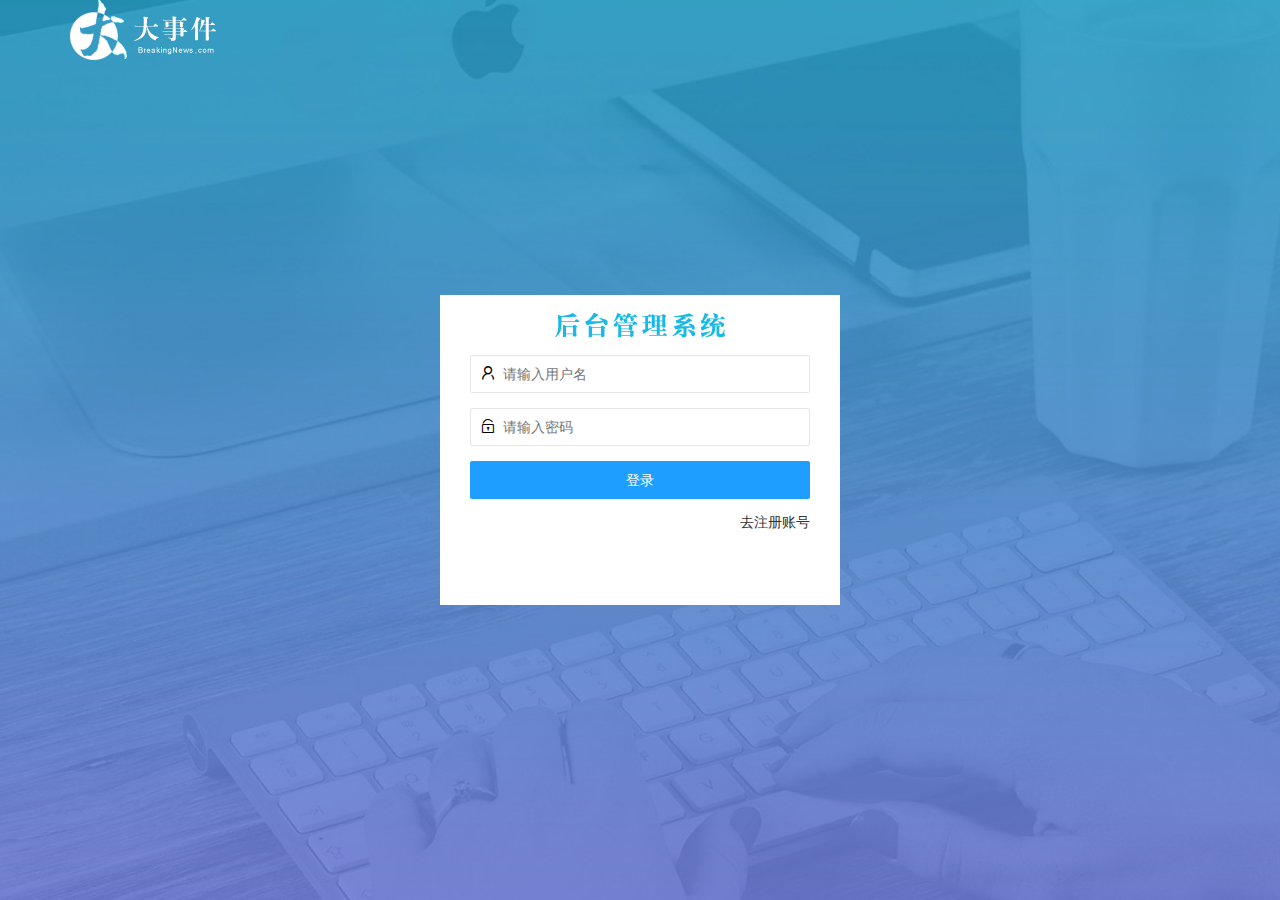
<file: login.html>
<!DOCTYPE html>
<html lang="en">
<head>
    <meta charset="UTF-8">
    <meta http-equiv="X-UA-Compatible" content="IE=edge">
    <meta name="viewport" content="width=device-width, initial-scale=1.0">
    <title>大事件-登录注册</title>
    <!-- layui的样式表  -->
    <link rel="stylesheet" href="./assets/lib/layui/css/layui.css">
    <!-- 自己的样式表 -->
    <link rel="stylesheet" href="./assets/css/login.css">
</head>
<body>
    <!-- 头部logo区 -->
    <div class="layui-main">
        <img src="./assets/images/logo.png" alt="" />
    </div>

    <!-- 登录注册区 -->
    <div class="loginAndRegBox">
        <div class="titleBox"></div>
        <!-- 登录的div -->
        <div class="login-Box">
            <!-- 登录的表单 -->
            <form class="layui-form" id="form_login">
                <!-- 用户名 -->
                <div class="layui-form-item">
                    <i class="layui-icon layui-icon-username"></i> 
                    <input type="text" name="username" required  lay-verify="required" placeholder="请输入用户名" autocomplete="off" class="layui-input ">
                </div>
                <!-- 密码 -->
                <div class="layui-form-item">
                    <i class="layui-icon layui-icon-password"></i> 
                      <input type="password" name="password" required  lay-verify="required|pwd" placeholder="请输入密码" autocomplete="off" class="layui-input">
                  </div>
                  <!-- 登录按钮 -->
                  <div class="layui-form-item">
                    <button class="layui-btn layui-btn-fluid layui-btn-normal" lay-submit >登录</button>
                  </div>
                  <div class="layui-form-item links">
                      <a href="javascript:;" id="link_reg">去注册账号</a>
                    </div>
            </form>
        </div>
        <!-- 注册的div -->
        <div class="reg-Box">
            <!-- 注册的表单 -->
            <form class="layui-form" id="form_reg">
                <!-- 用户名 -->
                <div class="layui-form-item">
                    <i class="layui-icon layui-icon-username"></i> 
                    <input type="text" name="username" required  lay-verify="required" placeholder="请输入用户名" autocomplete="off" class="layui-input">
                </div>
                <!-- 密码 -->
                <div class="layui-form-item">
                    <i class="layui-icon layui-icon-password"></i> 
                      <input type="password" name="password" required  lay-verify="required|pwd" placeholder="请输入密码" autocomplete="off" class="layui-input">
                  </div>
                <!-- 再次确认密码 -->
                <div class="layui-form-item">
                    <i class="layui-icon layui-icon-vercode"></i> 
                      <input type="password" name="password" required  lay-verify="required|pwd|repwd" placeholder="再次确认密码" autocomplete="off" class="layui-input">
                  </div>
                  <!-- 注册按钮 -->
                  <div class="layui-form-item">
                    <button class="layui-btn layui-btn-fluid layui-btn-normal" lay-submit >注册</button>
                  </div>
                  <div class="layui-form-item links">
                    <a href="javascript:;" id="link_login">去登录</a>
                    </div>
            </form>
        </div>
    </div>

    <!-- 导入layuiJS -->
    <script src="./assets/lib/layui/layui.all.js"></script>
    <!-- 导入jquery -->
    <script src="./assets/lib/jquery.js"></script>
    <!-- 导入自己封装的baseAPI -->
    <script src="./assets/js/baseAPI.js"></script>
    <!-- 导入自己的js -->
    <script src="./assets/js/login.js"></script>
</body>
</html>
</file>
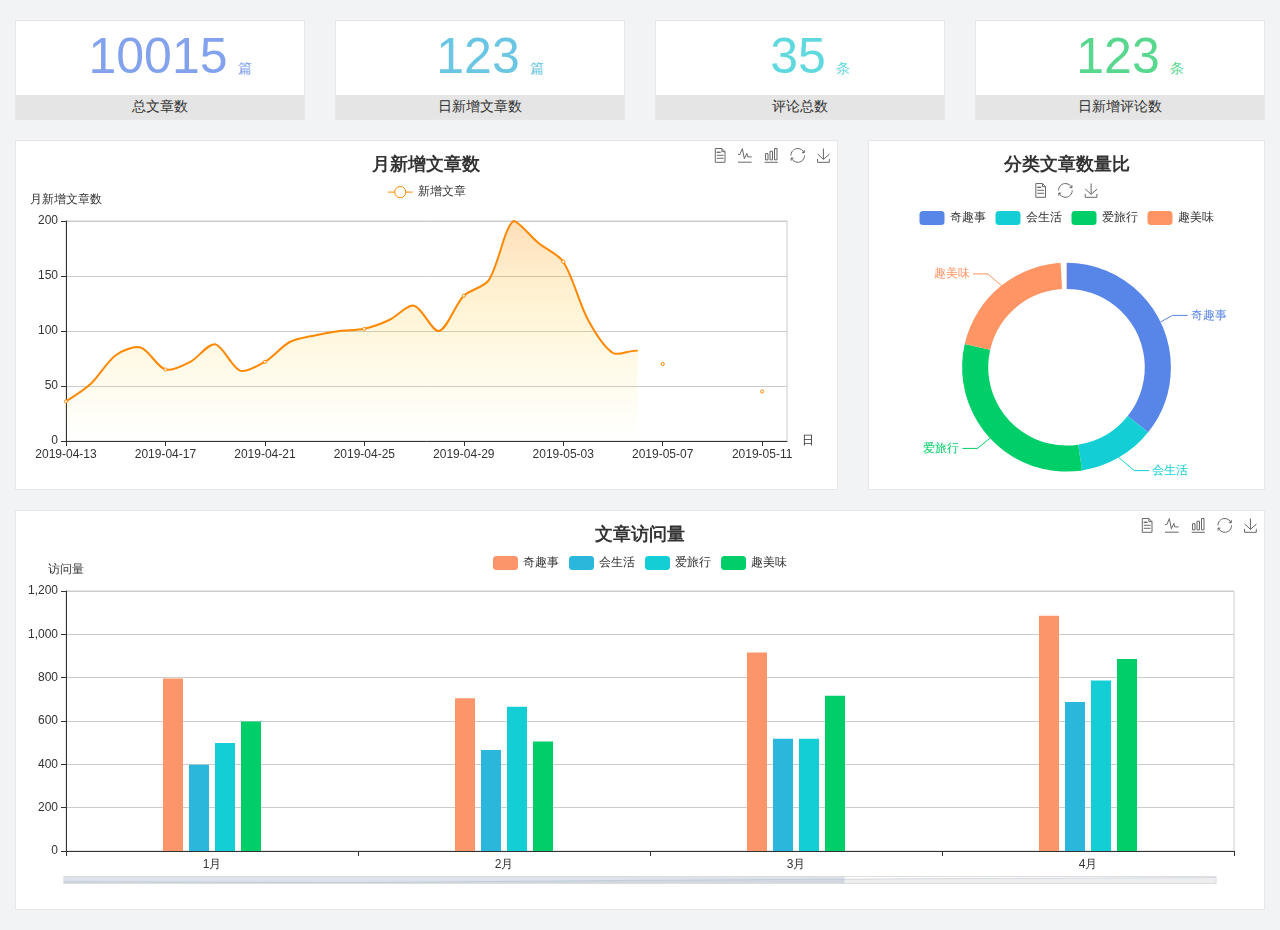
<file: home/dashboard.html>
<!DOCTYPE html>
<html lang="en">

<head>
  <meta charset="UTF-8">
  <meta name="viewport" content="width=device-width, initial-scale=1.0">
  <meta http-equiv="X-UA-Compatible" content="ie=edge">
  <title>图表统计</title>
  <link rel="stylesheet" href="../../assets/lib/bootstrap.css" />
  <link rel="stylesheet" href="../../assets/lib/main.css" />
  <script src="../../assets/lib/jquery.js"></script>
  <script type="text/javascript" src="../../assets/lib/echarts.min.js"></script>
</head>

<body>
  <div class="container-fluid">
    <div class="row spannel_list">
      <div class="col-sm-3 col-xs-6">
        <div class="spannel">
          <em>10015</em><span>篇</span>
          <b>总文章数</b>
        </div>
      </div>
      <div class="col-sm-3 col-xs-6">
        <div class="spannel scolor01">
          <em>123</em><span>篇</span>
          <b>日新增文章数</b>
        </div>
      </div>
      <div class="col-sm-3 col-xs-6">
        <div class="spannel scolor02">
          <em>35</em><span>条</span>
          <b>评论总数</b>
        </div>
      </div>
      <div class="col-sm-3 col-xs-6">
        <div class="spannel scolor03">
          <em>123</em><span>条</span>
          <b>日新增评论数</b>
        </div>
      </div>
    </div>
  </div>

  <div class="container-fluid">
    <div class="row curve-pie">
      <div class="col-lg-8 col-md-8">
        <div class="gragh_pannel" id="curve_show"></div>
      </div>
      <div class="col-lg-4 col-md-4">
        <div class="gragh_pannel" id="pie_show"></div>
      </div>
    </div>
  </div>

  <div class="container-fluid">
    <div class="column_pannel" id="column_show"></div>
  </div>

  <script>
    var oChart = echarts.init(document.getElementById('curve_show'));
    var aList_all = [
      { 'count': 36, 'date': '2019-04-13' },
      { 'count': 52, 'date': '2019-04-14' },
      { 'count': 78, 'date': '2019-04-15' },
      { 'count': 85, 'date': '2019-04-16' },
      { 'count': 65, 'date': '2019-04-17' },
      { 'count': 72, 'date': '2019-04-18' },
      { 'count': 88, 'date': '2019-04-19' },
      { 'count': 64, 'date': '2019-04-20' },
      { 'count': 72, 'date': '2019-04-21' },
      { 'count': 90, 'date': '2019-04-22' },
      { 'count': 96, 'date': '2019-04-23' },
      { 'count': 100, 'date': '2019-04-24' },
      { 'count': 102, 'date': '2019-04-25' },
      { 'count': 110, 'date': '2019-04-26' },
      { 'count': 123, 'date': '2019-04-27' },
      { 'count': 100, 'date': '2019-04-28' },
      { 'count': 132, 'date': '2019-04-29' },
      { 'count': 146, 'date': '2019-04-30' },
      { 'count': 200, 'date': '2019-05-01' },
      { 'count': 180, 'date': '2019-05-02' },
      { 'count': 163, 'date': '2019-05-03' },
      { 'count': 110, 'date': '2019-05-04' },
      { 'count': 80, 'date': '2019-05-05' },
      { 'count': 82, 'date': '2019-05-06' },
      { 'count': 70, 'date': '2019-05-07' },
      { 'count': 65, 'date': '2019-05-08' },
      { 'count': 54, 'date': '2019-05-09' },
      { 'count': 40, 'date': '2019-05-10' },
      { 'count': 45, 'date': '2019-05-11' },
      { 'count': 38, 'date': '2019-05-12' },
    ];

    let aCount = [];
    let aDate = [];

    for (var i = 0; i < aList_all.length; i++) {
      aCount.push(aList_all[i].count);
      aDate.push(aList_all[i].date);
    }

    var chartopt = {
      title: {
        text: '月新增文章数',
        left: 'center',
        top: '10'
      },
      tooltip: {
        trigger: 'axis'
      },
      legend: {
        data: ['新增文章'],
        top: '40'
      },
      toolbox: {
        show: true,
        feature: {
          mark: { show: true },
          dataView: { show: true, readOnly: false },
          magicType: { show: true, type: ['line', 'bar'] },
          restore: { show: true },
          saveAsImage: { show: true }
        }
      },
      calculable: true,
      xAxis: [
        {
          name: '日',
          type: 'category',
          boundaryGap: false,
          data: aDate
        }
      ],
      yAxis: [
        {
          name: '月新增文章数',
          type: 'value'
        }
      ],
      series: [
        {
          name: '新增文章',
          type: 'line',
          smooth: true,
          itemStyle: { normal: { areaStyle: { type: 'default' }, color: '#f80' }, lineStyle: { color: '#f80' } },
          data: aCount
        }],
      areaStyle: {
        normal: {
          color: new echarts.graphic.LinearGradient(0, 0, 0, 1, [{
            offset: 0,
            color: 'rgba(255,136,0,0.39)'
          }, {
            offset: .34,
            color: 'rgba(255,180,0,0.25)'
          }, {
            offset: 1,
            color: 'rgba(255,222,0,0.00)'
          }])

        }
      },
      grid: {
        show: true,
        x: 50,
        x2: 50,
        y: 80,
        height: 220
      }
    };

    oChart.setOption(chartopt);


    var oPie = echarts.init(document.getElementById('pie_show'));
    var oPieopt =
    {
      title: {
        top: 10,
        text: '分类文章数量比',
        x: 'center'
      },
      tooltip: {
        trigger: 'item',
        formatter: "{a} <br/>{b} : {c} ({d}%)"
      },
      color: ['#5885e8', '#13cfd5', '#00ce68', '#ff9565'],
      legend: {
        x: 'center',
        top: 65,
        data: ['奇趣事', '会生活', '爱旅行', '趣美味']
      },
      toolbox: {
        show: true,
        x: 'center',
        top: 35,
        feature: {
          mark: { show: true },
          dataView: { show: true, readOnly: false },
          magicType: {
            show: true,
            type: ['pie', 'funnel'],
            option: {
              funnel: {
                x: '25%',
                width: '50%',
                funnelAlign: 'left',
                max: 1548
              }
            }
          },
          restore: { show: true },
          saveAsImage: { show: true }
        }
      },
      calculable: true,
      series: [
        {
          name: '访问来源',
          type: 'pie',
          radius: ['45%', '60%'],
          center: ['50%', '65%'],
          data: [
            { value: 300, name: '奇趣事' },
            { value: 100, name: '会生活' },
            { value: 260, name: '爱旅行' },
            { value: 180, name: '趣美味' }
          ]
        }
      ]
    };
    oPie.setOption(oPieopt);



    var oColumn = this.echarts.init(document.getElementById('column_show'));
    var oColumnopt =
    {
      title: {
        text: '文章访问量',
        left: 'center',
        top: '10'
      },
      tooltip: {
        trigger: 'axis'
      },
      legend: {
        data: ['奇趣事', '会生活', '爱旅行', '趣美味'],
        top: '40'
      },
      toolbox: {
        show: true,
        feature: {
          mark: { show: true },
          dataView: { show: true, readOnly: false },
          magicType: { show: true, type: ['line', 'bar'] },
          restore: { show: true },
          saveAsImage: { show: true }
        }
      },
      calculable: true,
      xAxis: [
        {
          type: 'category',
          data: ['1月', '2月', '3月', '4月', '5月']
        }
      ],
      yAxis: [
        {
          name: '访问量',
          type: 'value'
        }
      ],
      series: [
        {
          name: '奇趣事',
          type: 'bar',
          barWidth: 20,
          itemStyle: {
            normal: { areaStyle: { type: 'default' }, color: '#fd956a' }
          },
          data: [800, 708, 920, 1090, 1200]
        },
        {
          name: '会生活',
          type: 'bar',
          barWidth: 20,
          itemStyle: {
            normal: { areaStyle: { type: 'default' }, color: '#2bb6db' }
          },
          data: [400, 468, 520, 690, 800]
        },
        {
          name: '爱旅行',
          type: 'bar',
          barWidth: 20,
          itemStyle: {
            normal: { areaStyle: { type: 'default' }, color: '#13cfd5' }
          },
          data: [500, 668, 520, 790, 900]
        },
        {
          name: '趣美味',
          type: 'bar',
          barWidth: 20,
          itemStyle: {
            normal: { areaStyle: { type: 'default' }, color: '#00ce68' }
          },
          data: [600, 508, 720, 890, 1000]
        }
      ],
      grid: {
        show: true,
        x: 50,
        x2: 30,
        y: 80,
        height: 260
      },
      dataZoom: [//给x轴设置滚动条
        {
          start: 0,//默认为0
          end: 100 - 1000 / 31,//默认为100
          type: 'slider',
          show: true,
          xAxisIndex: [0],
          handleSize: 0,//滑动条的 左右2个滑动条的大小
          height: 8,//组件高度
          left: 45, //左边的距离
          right: 50,//右边的距离
          bottom: 26,//右边的距离
          handleColor: '#ddd',//h滑动图标的颜色
          handleStyle: {
            borderColor: "#cacaca",
            borderWidth: "1",
            shadowBlur: 2,
            background: "#ddd",
            shadowColor: "#ddd",
          }
        }]
    };
    oColumn.setOption(oColumnopt);
  </script>
</body>

</html>
</file>
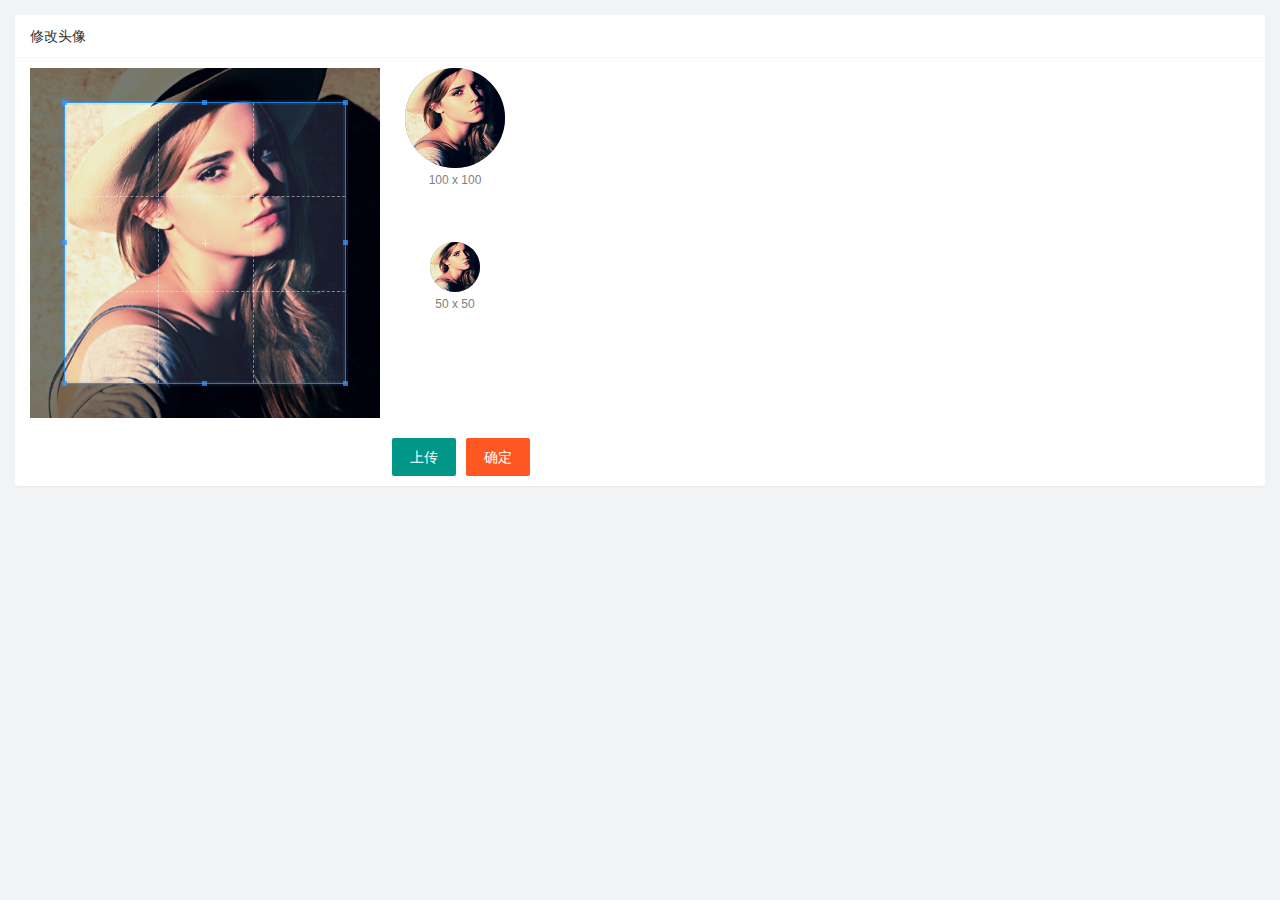
<file: user/user_avatar.html>
<!DOCTYPE html>
<html lang="en">

<head>
    <meta charset="UTF-8">
    <meta http-equiv="X-UA-Compatible" content="IE=edge">
    <meta name="viewport" content="width=device-width, initial-scale=1.0">
    <title>Document</title>
    <link rel="stylesheet" href="../assets/lib/layui/css/layui.css">
    <link rel="stylesheet" href="../assets/lib/cropper/cropper.css">
    <link rel="stylesheet" href="/assets/css/user/user_avatar.css">
</head>

<body>
    <div class="layui-card">
        <div class="layui-card-header">修改头像</div>
        <div class="layui-card-body">
          <!-- 第一行的图片裁剪和预览区域 -->
          <div class="row1">
            <!-- 图片裁剪区域 -->
            <div class="cropper-box">
              <!-- 这个 img 标签很重要，将来会把它初始化为裁剪区域 -->
              <img id="image" src="../assets/images/sample.jpg" />
              <!-- 这里有一个div是裁剪功能盒子，是js创建的 -->
            </div>
            <!-- 图片的预览区域 -->
            <div class="preview-box">
              <div>
                <!-- 宽高为 100px 的预览区域 -->
                <div class="img-preview w100"></div>
                <p class="size">100 x 100</p>
              </div>
              <div>
                <!-- 宽高为 50px 的预览区域 -->
                <div class="img-preview w50"></div>
                <p class="size">50 x 50</p>
              </div>
            </div>
          </div>
    
          <!-- 第二行的按钮区域 -->
          <div class="row2">
            <!-- 通过 accept 属性，可以指定，允许用户选择什么类型的文件 -->
            <input type="file" id="file" accept="image/png,image/jpeg" style="display: none;"/>
            <button type="button" class="layui-btn" id="btnChooseImage">上传</button>
            <button type="button" class="layui-btn layui-btn-danger" id="btnUpload">确定</button>
          </div>
        </div>
      </div>
      </div>

    <!-- 导入layui的js -->
    <script src="../assets/lib/layui/layui.all.js"></script>
    <!-- 导入jquery -->
    <script src="../assets/lib/jquery.js"></script>
    <script src="../assets/lib/cropper/Cropper.js"></script>
    <script src="../assets/lib/cropper/jquery-cropper.js"></script>
    <!-- 导入封装的baseAPI -->
    <script src="../assets/js/baseAPI.js"></script>
    <script src="../assets/js/user_avatar.js"></script>

      
</body>

</html>
</file>
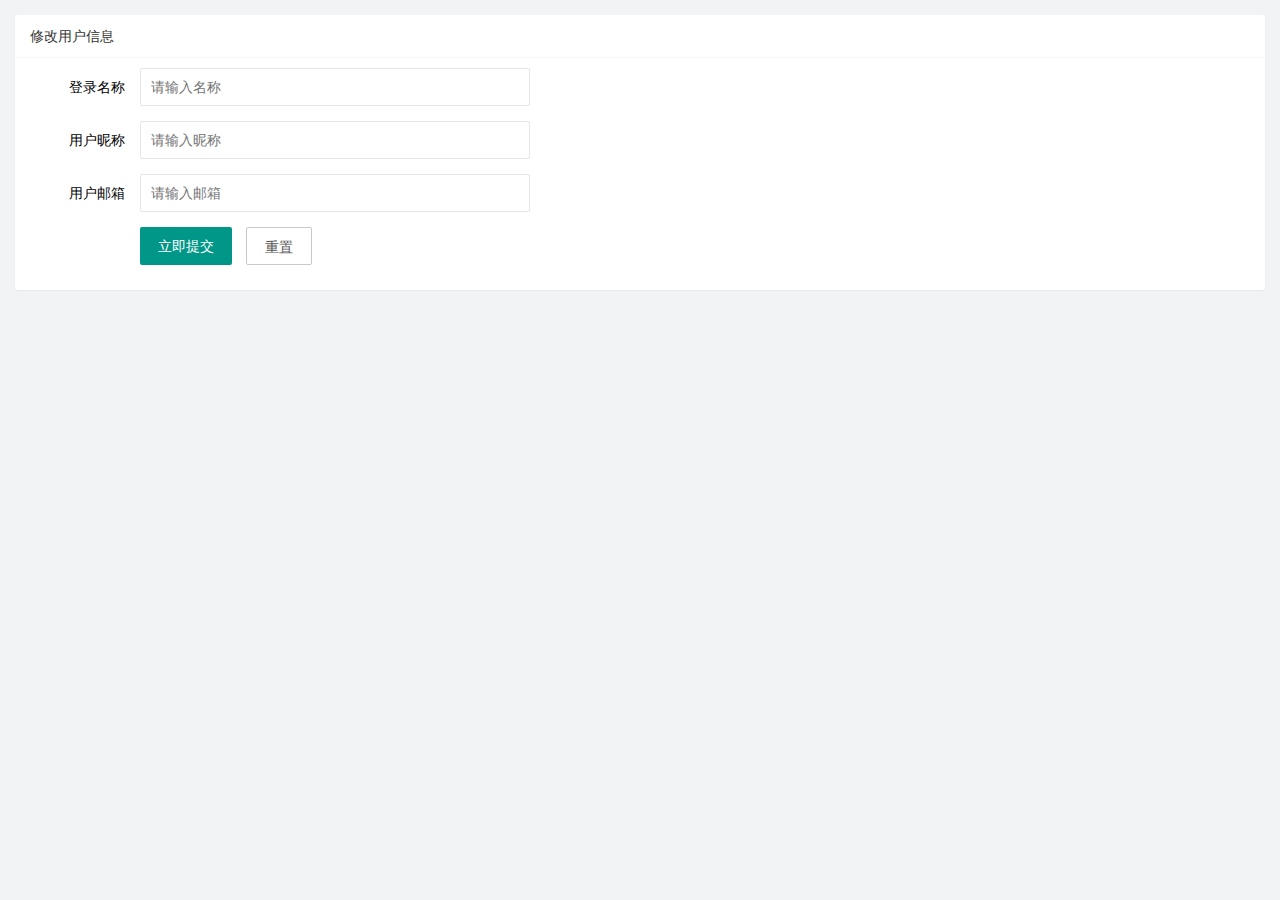
<file: user/user_info.html>
<!DOCTYPE html>
<html lang="en">

<head>
    <meta charset="UTF-8">
    <meta http-equiv="X-UA-Compatible" content="IE=edge">
    <meta name="viewport" content="width=device-width, initial-scale=1.0">
    <title>Document</title>
    <link rel="stylesheet" href="../assets/lib/layui/css/layui.css">
    <link rel="stylesheet" href="../assets/css/user/user_info.css">
</head>

<body>
    <!-- 卡片区域 -->
    <div class="layui-card">
        <div class="layui-card-header">修改用户信息</div>
        <div class="layui-card-body">
            <!-- form表单区 -->
            <form class="layui-form" lay-filter="formUserInfo">
                <!-- 这是隐藏域 -->
                <input type="hidden" name="id" value="" />
                <div class="layui-form-item">
                    <label class="layui-form-label">登录名称</label>
                    <div class="layui-input-block">
                        <input type="text" name="username" required lay-verify="required" placeholder="请输入名称"
                            autocomplete="off" class="layui-input" readonly>
                    </div>
                </div>
                <div class="layui-form-item">
                    <label class="layui-form-label">用户昵称</label>
                    <div class="layui-input-block">
                        <input type="text" name="nickname" required lay-verify="required|nickname" placeholder="请输入昵称"
                            autocomplete="off" class="layui-input">
                    </div>
                </div>
                <div class="layui-form-item">
                    <label class="layui-form-label">用户邮箱</label>
                    <div class="layui-input-block">
                        <input type="text" name="email" required lay-verify="required|email" placeholder="请输入邮箱"
                            autocomplete="off" class="layui-input">
                    </div>
                </div>
                <div class="layui-form-item">
                    <div class="layui-input-block">
                      <button class="layui-btn" lay-submit lay-filter="formDemo">立即提交</button>
                      <button type="reset" class="layui-btn layui-btn-primary" id="btnReset">重置</button>
                    </div>
                  </div>
            </form>
        </div>
    </div>
<script src="../assets/lib/layui/layui.all.js"></script>
<script src="../assets/lib/jquery.js"></script>
<script src="../assets/js/baseAPI.js"></script>
<script src="../assets/js/user/user_info.js"></script>
</body>

</html>
</file>
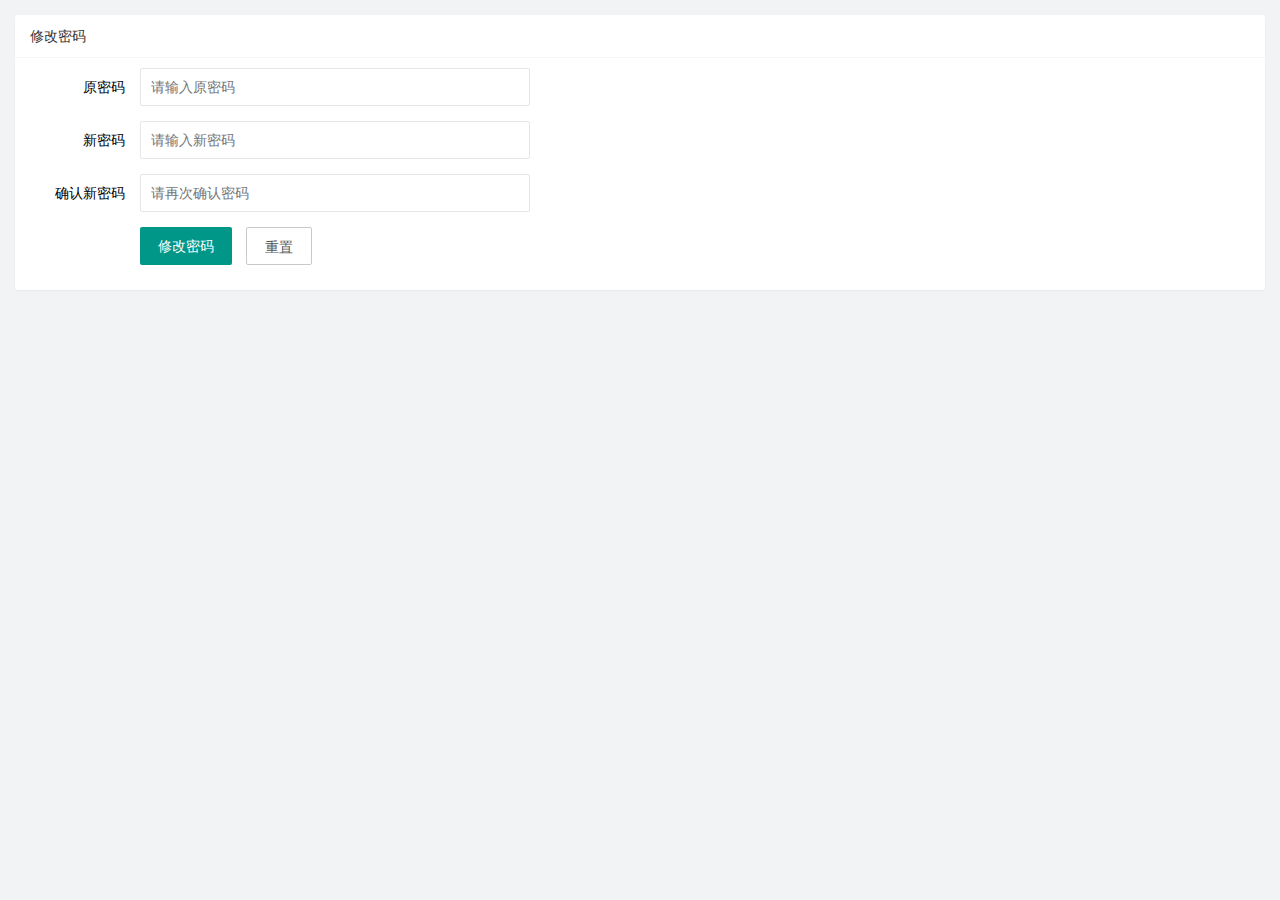
<file: user/user_pwd.html>
<!DOCTYPE html>
<html lang="en">

<head>
    <meta charset="UTF-8">
    <meta http-equiv="X-UA-Compatible" content="IE=edge">
    <meta name="viewport" content="width=device-width, initial-scale=1.0">
    <title>Document</title>
    <link rel="stylesheet" href="../assets/lib/layui/css/layui.css">
    <link rel="stylesheet" href="../assets/css/user/user_pwd.css">
</head>

<body>
   <!-- 卡片区域 -->
   <div class="layui-card">
    <div class="layui-card-header">修改密码</div>
    <div class="layui-card-body">
        <!-- form表单区 -->
        <form class="layui-form" lay-filter="formUserInfo">
            <!-- 这是隐藏域 -->
            <!-- <input type="hidden" name="id" value="" /> -->
            <div class="layui-form-item">
                <label class="layui-form-label">原密码</label>
                <div class="layui-input-block">
                    <input type="password" name="oldPwd" required lay-verify="required" placeholder="请输入原密码"
                        autocomplete="off" class="layui-input" >
                </div>
            </div>
            <div class="layui-form-item">
                <label class="layui-form-label">新密码</label>
                <div class="layui-input-block">
                    <input type="password" name="newPwd" required lay-verify="required|pwd|samePwd" placeholder="请输入新密码"
                        autocomplete="off" class="layui-input">
                </div>
            </div>
            <div class="layui-form-item">
                <label class="layui-form-label">确认新密码</label>
                <div class="layui-input-block">
                    <input type="password" name="rePwd" required lay-verify="required|pwd" placeholder="请再次确认密码"
                        autocomplete="off" class="layui-input">
                </div>
            </div>
            <div class="layui-form-item">
                <div class="layui-input-block">
                  <button class="layui-btn" lay-submit lay-filter="formDemo">修改密码</button>
                  <button type="reset" class="layui-btn layui-btn-primary" id="btnReset">重置</button>
                </div>
              </div>
        </form>
    </div>
</div>

<script src="/assets/lib/layui/layui.all.js"></script>
<script src="/assets/lib/jquery.js"></script>
<script src="/assets/js/baseAPI.js"></script>
<script src="/assets/js/user/user_pwd.js"></script>
</body>

</html>
</file>
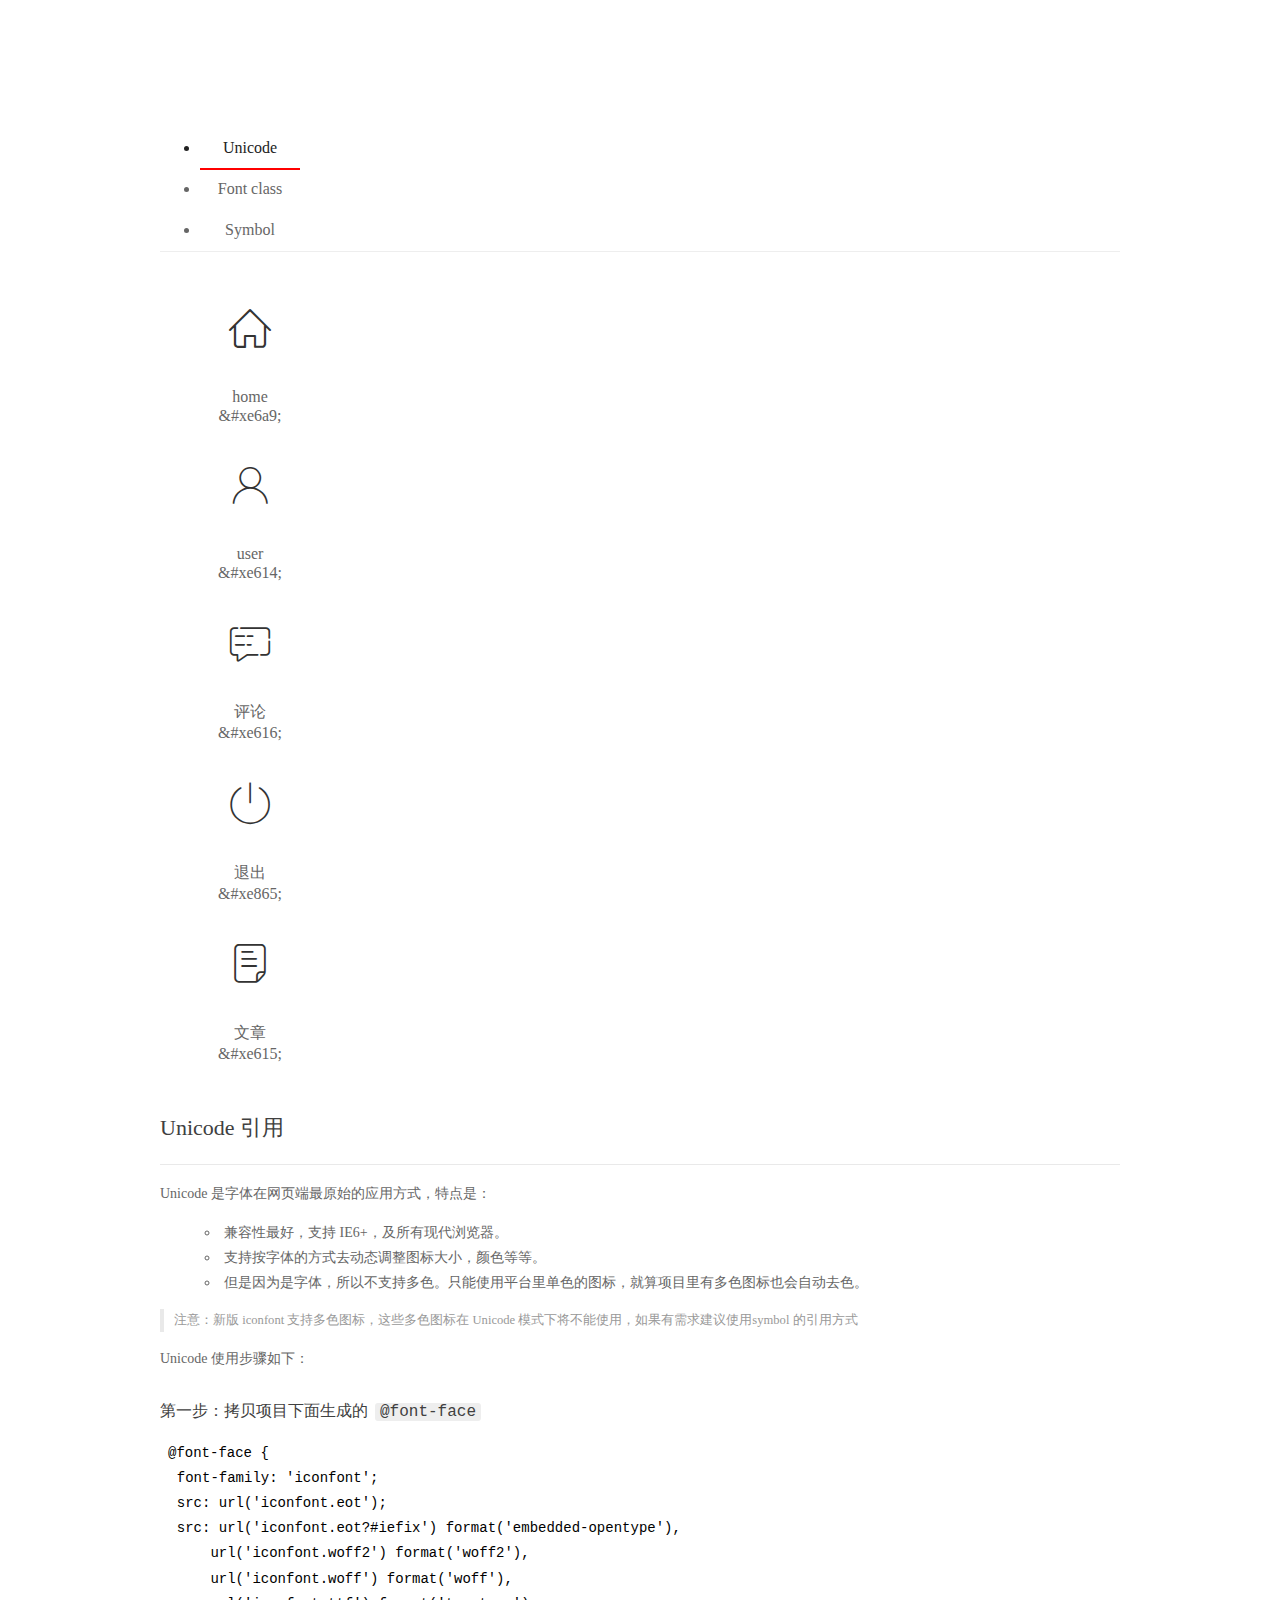
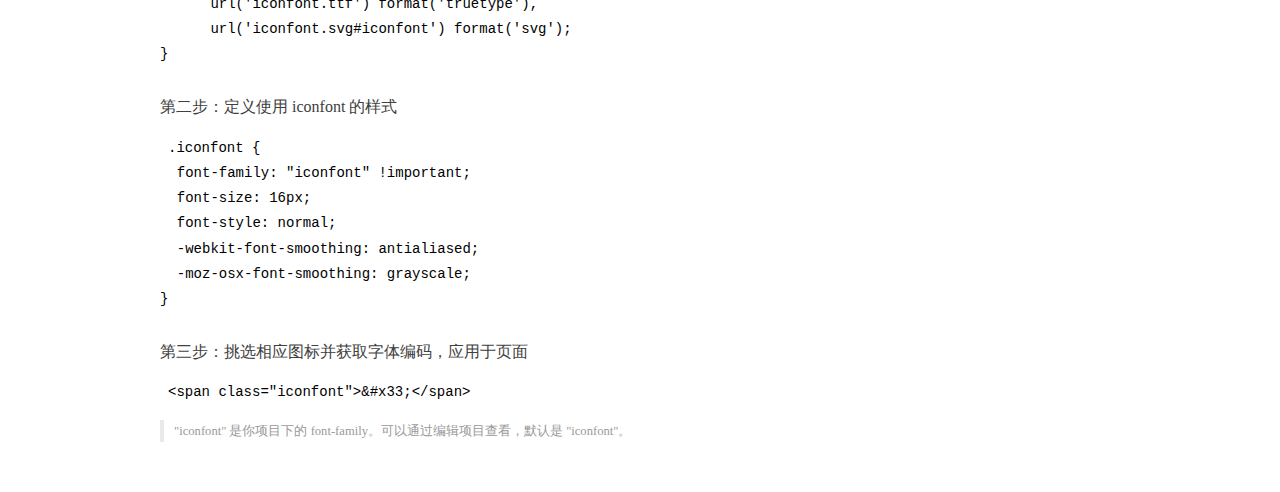
<file: assets/fonts/demo_index.html>
<!DOCTYPE html>
<html>
<head>
  <meta charset="utf-8"/>
  <title>IconFont Demo</title>
  <link rel="shortcut icon" href="https://gtms04.alicdn.com/tps/i4/TB1_oz6GVXXXXaFXpXXJDFnIXXX-64-64.ico" type="image/x-icon"/>
  <link rel="stylesheet" href="https://g.alicdn.com/thx/cube/1.3.2/cube.min.css">
  <link rel="stylesheet" href="demo.css">
  <link rel="stylesheet" href="iconfont.css">
  <script src="iconfont.js"></script>
  <!-- jQuery -->
  <script src="https://a1.alicdn.com/oss/uploads/2018/12/26/7bfddb60-08e8-11e9-9b04-53e73bb6408b.js"></script>
  <!-- 代码高亮 -->
  <script src="https://a1.alicdn.com/oss/uploads/2018/12/26/a3f714d0-08e6-11e9-8a15-ebf944d7534c.js"></script>
</head>
<body>
  <div class="main">
    <h1 class="logo"><a href="https://www.iconfont.cn/" title="iconfont 首页" target="_blank">&#xe86b;</a></h1>
    <div class="nav-tabs">
      <ul id="tabs" class="dib-box">
        <li class="dib active"><span>Unicode</span></li>
        <li class="dib"><span>Font class</span></li>
        <li class="dib"><span>Symbol</span></li>
      </ul>
      
    </div>
    <div class="tab-container">
      <div class="content unicode" style="display: block;">
          <ul class="icon_lists dib-box">
          
            <li class="dib">
              <span class="icon iconfont">&#xe6a9;</span>
                <div class="name">home</div>
                <div class="code-name">&amp;#xe6a9;</div>
              </li>
          
            <li class="dib">
              <span class="icon iconfont">&#xe614;</span>
                <div class="name">user</div>
                <div class="code-name">&amp;#xe614;</div>
              </li>
          
            <li class="dib">
              <span class="icon iconfont">&#xe616;</span>
                <div class="name">评论</div>
                <div class="code-name">&amp;#xe616;</div>
              </li>
          
            <li class="dib">
              <span class="icon iconfont">&#xe865;</span>
                <div class="name">退出</div>
                <div class="code-name">&amp;#xe865;</div>
              </li>
          
            <li class="dib">
              <span class="icon iconfont">&#xe615;</span>
                <div class="name">文章</div>
                <div class="code-name">&amp;#xe615;</div>
              </li>
          
          </ul>
          <div class="article markdown">
          <h2 id="unicode-">Unicode 引用</h2>
          <hr>

          <p>Unicode 是字体在网页端最原始的应用方式，特点是：</p>
          <ul>
            <li>兼容性最好，支持 IE6+，及所有现代浏览器。</li>
            <li>支持按字体的方式去动态调整图标大小，颜色等等。</li>
            <li>但是因为是字体，所以不支持多色。只能使用平台里单色的图标，就算项目里有多色图标也会自动去色。</li>
          </ul>
          <blockquote>
            <p>注意：新版 iconfont 支持多色图标，这些多色图标在 Unicode 模式下将不能使用，如果有需求建议使用symbol 的引用方式</p>
          </blockquote>
          <p>Unicode 使用步骤如下：</p>
          <h3 id="-font-face">第一步：拷贝项目下面生成的 <code>@font-face</code></h3>
<pre><code class="language-css"
>@font-face {
  font-family: 'iconfont';
  src: url('iconfont.eot');
  src: url('iconfont.eot?#iefix') format('embedded-opentype'),
      url('iconfont.woff2') format('woff2'),
      url('iconfont.woff') format('woff'),
      url('iconfont.ttf') format('truetype'),
      url('iconfont.svg#iconfont') format('svg');
}
</code></pre>
          <h3 id="-iconfont-">第二步：定义使用 iconfont 的样式</h3>
<pre><code class="language-css"
>.iconfont {
  font-family: "iconfont" !important;
  font-size: 16px;
  font-style: normal;
  -webkit-font-smoothing: antialiased;
  -moz-osx-font-smoothing: grayscale;
}
</code></pre>
          <h3 id="-">第三步：挑选相应图标并获取字体编码，应用于页面</h3>
<pre>
<code class="language-html"
>&lt;span class="iconfont"&gt;&amp;#x33;&lt;/span&gt;
</code></pre>
          <blockquote>
            <p>"iconfont" 是你项目下的 font-family。可以通过编辑项目查看，默认是 "iconfont"。</p>
          </blockquote>
          </div>
      </div>
      <div class="content font-class">
        <ul class="icon_lists dib-box">
          
          <li class="dib">
            <span class="icon iconfont icon-home"></span>
            <div class="name">
              home
            </div>
            <div class="code-name">.icon-home
            </div>
          </li>
          
          <li class="dib">
            <span class="icon iconfont icon-user"></span>
            <div class="name">
              user
            </div>
            <div class="code-name">.icon-user
            </div>
          </li>
          
          <li class="dib">
            <span class="icon iconfont icon-pinglun"></span>
            <div class="name">
              评论
            </div>
            <div class="code-name">.icon-pinglun
            </div>
          </li>
          
          <li class="dib">
            <span class="icon iconfont icon-tuichu"></span>
            <div class="name">
              退出
            </div>
            <div class="code-name">.icon-tuichu
            </div>
          </li>
          
          <li class="dib">
            <span class="icon iconfont icon-16"></span>
            <div class="name">
              文章
            </div>
            <div class="code-name">.icon-16
            </div>
          </li>
          
        </ul>
        <div class="article markdown">
        <h2 id="font-class-">font-class 引用</h2>
        <hr>

        <p>font-class 是 Unicode 使用方式的一种变种，主要是解决 Unicode 书写不直观，语意不明确的问题。</p>
        <p>与 Unicode 使用方式相比，具有如下特点：</p>
        <ul>
          <li>兼容性良好，支持 IE8+，及所有现代浏览器。</li>
          <li>相比于 Unicode 语意明确，书写更直观。可以很容易分辨这个 icon 是什么。</li>
          <li>因为使用 class 来定义图标，所以当要替换图标时，只需要修改 class 里面的 Unicode 引用。</li>
          <li>不过因为本质上还是使用的字体，所以多色图标还是不支持的。</li>
        </ul>
        <p>使用步骤如下：</p>
        <h3 id="-fontclass-">第一步：引入项目下面生成的 fontclass 代码：</h3>
<pre><code class="language-html">&lt;link rel="stylesheet" href="./iconfont.css"&gt;
</code></pre>
        <h3 id="-">第二步：挑选相应图标并获取类名，应用于页面：</h3>
<pre><code class="language-html">&lt;span class="iconfont icon-xxx"&gt;&lt;/span&gt;
</code></pre>
        <blockquote>
          <p>"
            iconfont" 是你项目下的 font-family。可以通过编辑项目查看，默认是 "iconfont"。</p>
        </blockquote>
      </div>
      </div>
      <div class="content symbol">
          <ul class="icon_lists dib-box">
          
            <li class="dib">
                <svg class="icon svg-icon" aria-hidden="true">
                  <use xlink:href="#icon-home"></use>
                </svg>
                <div class="name">home</div>
                <div class="code-name">#icon-home</div>
            </li>
          
            <li class="dib">
                <svg class="icon svg-icon" aria-hidden="true">
                  <use xlink:href="#icon-user"></use>
                </svg>
                <div class="name">user</div>
                <div class="code-name">#icon-user</div>
            </li>
          
            <li class="dib">
                <svg class="icon svg-icon" aria-hidden="true">
                  <use xlink:href="#icon-pinglun"></use>
                </svg>
                <div class="name">评论</div>
                <div class="code-name">#icon-pinglun</div>
            </li>
          
            <li class="dib">
                <svg class="icon svg-icon" aria-hidden="true">
                  <use xlink:href="#icon-tuichu"></use>
                </svg>
                <div class="name">退出</div>
                <div class="code-name">#icon-tuichu</div>
            </li>
          
            <li class="dib">
                <svg class="icon svg-icon" aria-hidden="true">
                  <use xlink:href="#icon-16"></use>
                </svg>
                <div class="name">文章</div>
                <div class="code-name">#icon-16</div>
            </li>
          
          </ul>
          <div class="article markdown">
          <h2 id="symbol-">Symbol 引用</h2>
          <hr>

          <p>这是一种全新的使用方式，应该说这才是未来的主流，也是平台目前推荐的用法。相关介绍可以参考这篇<a href="">文章</a>
            这种用法其实是做了一个 SVG 的集合，与另外两种相比具有如下特点：</p>
          <ul>
            <li>支持多色图标了，不再受单色限制。</li>
            <li>通过一些技巧，支持像字体那样，通过 <code>font-size</code>, <code>color</code> 来调整样式。</li>
            <li>兼容性较差，支持 IE9+，及现代浏览器。</li>
            <li>浏览器渲染 SVG 的性能一般，还不如 png。</li>
          </ul>
          <p>使用步骤如下：</p>
          <h3 id="-symbol-">第一步：引入项目下面生成的 symbol 代码：</h3>
<pre><code class="language-html">&lt;script src="./iconfont.js"&gt;&lt;/script&gt;
</code></pre>
          <h3 id="-css-">第二步：加入通用 CSS 代码（引入一次就行）：</h3>
<pre><code class="language-html">&lt;style&gt;
.icon {
  width: 1em;
  height: 1em;
  vertical-align: -0.15em;
  fill: currentColor;
  overflow: hidden;
}
&lt;/style&gt;
</code></pre>
          <h3 id="-">第三步：挑选相应图标并获取类名，应用于页面：</h3>
<pre><code class="language-html">&lt;svg class="icon" aria-hidden="true"&gt;
  &lt;use xlink:href="#icon-xxx"&gt;&lt;/use&gt;
&lt;/svg&gt;
</code></pre>
          </div>
      </div>

    </div>
  </div>
  <script>
  $(document).ready(function () {
      $('.tab-container .content:first').show()

      $('#tabs li').click(function (e) {
        var tabContent = $('.tab-container .content')
        var index = $(this).index()

        if ($(this).hasClass('active')) {
          return
        } else {
          $('#tabs li').removeClass('active')
          $(this).addClass('active')

          tabContent.hide().eq(index).fadeIn()
        }
      })
    })
  </script>
</body>
</html>
</file>
<file: assets/lib/layui/css/layui.css>
/** layui-v2.5.5 MIT License By https://www.layui.com */
 .layui-inline,img{display:inline-block;vertical-align:middle}h1,h2,h3,h4,h5,h6{font-weight:400}.layui-edge,.layui-header,.layui-inline,.layui-main{position:relative}.layui-body,.layui-edge,.layui-elip{overflow:hidden}.layui-btn,.layui-edge,.layui-inline,img{vertical-align:middle}.layui-btn,.layui-disabled,.layui-icon,.layui-unselect{-moz-user-select:none;-webkit-user-select:none;-ms-user-select:none}.layui-elip,.layui-form-checkbox span,.layui-form-pane .layui-form-label{text-overflow:ellipsis;white-space:nowrap}.layui-breadcrumb,.layui-tree-btnGroup{visibility:hidden}blockquote,body,button,dd,div,dl,dt,form,h1,h2,h3,h4,h5,h6,input,li,ol,p,pre,td,textarea,th,ul{margin:0;padding:0;-webkit-tap-highlight-color:rgba(0,0,0,0)}a:active,a:hover{outline:0}img{border:none}li{list-style:none}table{border-collapse:collapse;border-spacing:0}h4,h5,h6{font-size:100%}button,input,optgroup,option,select,textarea{font-family:inherit;font-size:inherit;font-style:inherit;font-weight:inherit;outline:0}pre{white-space:pre-wrap;white-space:-moz-pre-wrap;white-space:-pre-wrap;white-space:-o-pre-wrap;word-wrap:break-word}body{line-height:24px;font:14px Helvetica Neue,Helvetica,PingFang SC,Tahoma,Arial,sans-serif}hr{height:1px;margin:10px 0;border:0;clear:both}a{color:#333;text-decoration:none}a:hover{color:#777}a cite{font-style:normal;*cursor:pointer}.layui-border-box,.layui-border-box *{box-sizing:border-box}.layui-box,.layui-box *{box-sizing:content-box}.layui-clear{clear:both;*zoom:1}.layui-clear:after{content:'\20';clear:both;*zoom:1;display:block;height:0}.layui-inline{*display:inline;*zoom:1}.layui-edge{display:inline-block;width:0;height:0;border-width:6px;border-style:dashed;border-color:transparent}.layui-edge-top{top:-4px;border-bottom-color:#999;border-bottom-style:solid}.layui-edge-right{border-left-color:#999;border-left-style:solid}.layui-edge-bottom{top:2px;border-top-color:#999;border-top-style:solid}.layui-edge-left{border-right-color:#999;border-right-style:solid}.layui-disabled,.layui-disabled:hover{color:#d2d2d2!important;cursor:not-allowed!important}.layui-circle{border-radius:100%}.layui-show{display:block!important}.layui-hide{display:none!important}@font-face{font-family:layui-icon;src:url(../font/iconfont.eot?v=250);src:url(../font/iconfont.eot?v=250#iefix) format('embedded-opentype'),url(../font/iconfont.woff2?v=250) format('woff2'),url(../font/iconfont.woff?v=250) format('woff'),url(../font/iconfont.ttf?v=250) format('truetype'),url(../font/iconfont.svg?v=250#layui-icon) format('svg')}.layui-icon{font-family:layui-icon!important;font-size:16px;font-style:normal;-webkit-font-smoothing:antialiased;-moz-osx-font-smoothing:grayscale}.layui-icon-reply-fill:before{content:"\e611"}.layui-icon-set-fill:before{content:"\e614"}.layui-icon-menu-fill:before{content:"\e60f"}.layui-icon-search:before{content:"\e615"}.layui-icon-share:before{content:"\e641"}.layui-icon-set-sm:before{content:"\e620"}.layui-icon-engine:before{content:"\e628"}.layui-icon-close:before{content:"\1006"}.layui-icon-close-fill:before{content:"\1007"}.layui-icon-chart-screen:before{content:"\e629"}.layui-icon-star:before{content:"\e600"}.layui-icon-circle-dot:before{content:"\e617"}.layui-icon-chat:before{content:"\e606"}.layui-icon-release:before{content:"\e609"}.layui-icon-list:before{content:"\e60a"}.layui-icon-chart:before{content:"\e62c"}.layui-icon-ok-circle:before{content:"\1005"}.layui-icon-layim-theme:before{content:"\e61b"}.layui-icon-table:before{content:"\e62d"}.layui-icon-right:before{content:"\e602"}.layui-icon-left:before{content:"\e603"}.layui-icon-cart-simple:before{content:"\e698"}.layui-icon-face-cry:before{content:"\e69c"}.layui-icon-face-smile:before{content:"\e6af"}.layui-icon-survey:before{content:"\e6b2"}.layui-icon-tree:before{content:"\e62e"}.layui-icon-upload-circle:before{content:"\e62f"}.layui-icon-add-circle:before{content:"\e61f"}.layui-icon-download-circle:before{content:"\e601"}.layui-icon-templeate-1:before{content:"\e630"}.layui-icon-util:before{content:"\e631"}.layui-icon-face-surprised:before{content:"\e664"}.layui-icon-edit:before{content:"\e642"}.layui-icon-speaker:before{content:"\e645"}.layui-icon-down:before{content:"\e61a"}.layui-icon-file:before{content:"\e621"}.layui-icon-layouts:before{content:"\e632"}.layui-icon-rate-half:before{content:"\e6c9"}.layui-icon-add-circle-fine:before{content:"\e608"}.layui-icon-prev-circle:before{content:"\e633"}.layui-icon-read:before{content:"\e705"}.layui-icon-404:before{content:"\e61c"}.layui-icon-carousel:before{content:"\e634"}.layui-icon-help:before{content:"\e607"}.layui-icon-code-circle:before{content:"\e635"}.layui-icon-water:before{content:"\e636"}.layui-icon-username:before{content:"\e66f"}.layui-icon-find-fill:before{content:"\e670"}.layui-icon-about:before{content:"\e60b"}.layui-icon-location:before{content:"\e715"}.layui-icon-up:before{content:"\e619"}.layui-icon-pause:before{content:"\e651"}.layui-icon-date:before{content:"\e637"}.layui-icon-layim-uploadfile:before{content:"\e61d"}.layui-icon-delete:before{content:"\e640"}.layui-icon-play:before{content:"\e652"}.layui-icon-top:before{content:"\e604"}.layui-icon-friends:before{content:"\e612"}.layui-icon-refresh-3:before{content:"\e9aa"}.layui-icon-ok:before{content:"\e605"}.layui-icon-layer:before{content:"\e638"}.layui-icon-face-smile-fine:before{content:"\e60c"}.layui-icon-dollar:before{content:"\e659"}.layui-icon-group:before{content:"\e613"}.layui-icon-layim-download:before{content:"\e61e"}.layui-icon-picture-fine:before{content:"\e60d"}.layui-icon-link:before{content:"\e64c"}.layui-icon-diamond:before{content:"\e735"}.layui-icon-log:before{content:"\e60e"}.layui-icon-rate-solid:before{content:"\e67a"}.layui-icon-fonts-del:before{content:"\e64f"}.layui-icon-unlink:before{content:"\e64d"}.layui-icon-fonts-clear:before{content:"\e639"}.layui-icon-triangle-r:before{content:"\e623"}.layui-icon-circle:before{content:"\e63f"}.layui-icon-radio:before{content:"\e643"}.layui-icon-align-center:before{content:"\e647"}.layui-icon-align-right:before{content:"\e648"}.layui-icon-align-left:before{content:"\e649"}.layui-icon-loading-1:before{content:"\e63e"}.layui-icon-return:before{content:"\e65c"}.layui-icon-fonts-strong:before{content:"\e62b"}.layui-icon-upload:before{content:"\e67c"}.layui-icon-dialogue:before{content:"\e63a"}.layui-icon-video:before{content:"\e6ed"}.layui-icon-headset:before{content:"\e6fc"}.layui-icon-cellphone-fine:before{content:"\e63b"}.layui-icon-add-1:before{content:"\e654"}.layui-icon-face-smile-b:before{content:"\e650"}.layui-icon-fonts-html:before{content:"\e64b"}.layui-icon-form:before{content:"\e63c"}.layui-icon-cart:before{content:"\e657"}.layui-icon-camera-fill:before{content:"\e65d"}.layui-icon-tabs:before{content:"\e62a"}.layui-icon-fonts-code:before{content:"\e64e"}.layui-icon-fire:before{content:"\e756"}.layui-icon-set:before{content:"\e716"}.layui-icon-fonts-u:before{content:"\e646"}.layui-icon-triangle-d:before{content:"\e625"}.layui-icon-tips:before{content:"\e702"}.layui-icon-picture:before{content:"\e64a"}.layui-icon-more-vertical:before{content:"\e671"}.layui-icon-flag:before{content:"\e66c"}.layui-icon-loading:before{content:"\e63d"}.layui-icon-fonts-i:before{content:"\e644"}.layui-icon-refresh-1:before{content:"\e666"}.layui-icon-rmb:before{content:"\e65e"}.layui-icon-home:before{content:"\e68e"}.layui-icon-user:before{content:"\e770"}.layui-icon-notice:before{content:"\e667"}.layui-icon-login-weibo:before{content:"\e675"}.layui-icon-voice:before{content:"\e688"}.layui-icon-upload-drag:before{content:"\e681"}.layui-icon-login-qq:before{content:"\e676"}.layui-icon-snowflake:before{content:"\e6b1"}.layui-icon-file-b:before{content:"\e655"}.layui-icon-template:before{content:"\e663"}.layui-icon-auz:before{content:"\e672"}.layui-icon-console:before{content:"\e665"}.layui-icon-app:before{content:"\e653"}.layui-icon-prev:before{content:"\e65a"}.layui-icon-website:before{content:"\e7ae"}.layui-icon-next:before{content:"\e65b"}.layui-icon-component:before{content:"\e857"}.layui-icon-more:before{content:"\e65f"}.layui-icon-login-wechat:before{content:"\e677"}.layui-icon-shrink-right:before{content:"\e668"}.layui-icon-spread-left:before{content:"\e66b"}.layui-icon-camera:before{content:"\e660"}.layui-icon-note:before{content:"\e66e"}.layui-icon-refresh:before{content:"\e669"}.layui-icon-female:before{content:"\e661"}.layui-icon-male:before{content:"\e662"}.layui-icon-password:before{content:"\e673"}.layui-icon-senior:before{content:"\e674"}.layui-icon-theme:before{content:"\e66a"}.layui-icon-tread:before{content:"\e6c5"}.layui-icon-praise:before{content:"\e6c6"}.layui-icon-star-fill:before{content:"\e658"}.layui-icon-rate:before{content:"\e67b"}.layui-icon-template-1:before{content:"\e656"}.layui-icon-vercode:before{content:"\e679"}.layui-icon-cellphone:before{content:"\e678"}.layui-icon-screen-full:before{content:"\e622"}.layui-icon-screen-restore:before{content:"\e758"}.layui-icon-cols:before{content:"\e610"}.layui-icon-export:before{content:"\e67d"}.layui-icon-print:before{content:"\e66d"}.layui-icon-slider:before{content:"\e714"}.layui-icon-addition:before{content:"\e624"}.layui-icon-subtraction:before{content:"\e67e"}.layui-icon-service:before{content:"\e626"}.layui-icon-transfer:before{content:"\e691"}.layui-main{width:1140px;margin:0 auto}.layui-header{z-index:1000;height:60px}.layui-header a:hover{transition:all .5s;-webkit-transition:all .5s}.layui-side{position:fixed;left:0;top:0;bottom:0;z-index:999;width:200px;overflow-x:hidden}.layui-side-scroll{position:relative;width:220px;height:100%;overflow-x:hidden}.layui-body{position:absolute;left:200px;right:0;top:0;bottom:0;z-index:998;width:auto;overflow-y:auto;box-sizing:border-box}.layui-layout-body{overflow:hidden}.layui-layout-admin .layui-header{background-color:#23262E}.layui-layout-admin .layui-side{top:60px;width:200px;overflow-x:hidden}.layui-layout-admin .layui-body{position:fixed;top:60px;bottom:44px}.layui-layout-admin .layui-main{width:auto;margin:0 15px}.layui-layout-admin .layui-footer{position:fixed;left:200px;right:0;bottom:0;height:44px;line-height:44px;padding:0 15px;background-color:#eee}.layui-layout-admin .layui-logo{position:absolute;left:0;top:0;width:200px;height:100%;line-height:60px;text-align:center;color:#009688;font-size:16px}.layui-layout-admin .layui-header .layui-nav{background:0 0}.layui-layout-left{position:absolute!important;left:200px;top:0}.layui-layout-right{position:absolute!important;right:0;top:0}.layui-container{position:relative;margin:0 auto;padding:0 15px;box-sizing:border-box}.layui-fluid{position:relative;margin:0 auto;padding:0 15px}.layui-row:after,.layui-row:before{content:'';display:block;clear:both}.layui-col-lg1,.layui-col-lg10,.layui-col-lg11,.layui-col-lg12,.layui-col-lg2,.layui-col-lg3,.layui-col-lg4,.layui-col-lg5,.layui-col-lg6,.layui-col-lg7,.layui-col-lg8,.layui-col-lg9,.layui-col-md1,.layui-col-md10,.layui-col-md11,.layui-col-md12,.layui-col-md2,.layui-col-md3,.layui-col-md4,.layui-col-md5,.layui-col-md6,.layui-col-md7,.layui-col-md8,.layui-col-md9,.layui-col-sm1,.layui-col-sm10,.layui-col-sm11,.layui-col-sm12,.layui-col-sm2,.layui-col-sm3,.layui-col-sm4,.layui-col-sm5,.layui-col-sm6,.layui-col-sm7,.layui-col-sm8,.layui-col-sm9,.layui-col-xs1,.layui-col-xs10,.layui-col-xs11,.layui-col-xs12,.layui-col-xs2,.layui-col-xs3,.layui-col-xs4,.layui-col-xs5,.layui-col-xs6,.layui-col-xs7,.layui-col-xs8,.layui-col-xs9{position:relative;display:block;box-sizing:border-box}.layui-col-xs1,.layui-col-xs10,.layui-col-xs11,.layui-col-xs12,.layui-col-xs2,.layui-col-xs3,.layui-col-xs4,.layui-col-xs5,.layui-col-xs6,.layui-col-xs7,.layui-col-xs8,.layui-col-xs9{float:left}.layui-col-xs1{width:8.33333333%}.layui-col-xs2{width:16.66666667%}.layui-col-xs3{width:25%}.layui-col-xs4{width:33.33333333%}.layui-col-xs5{width:41.66666667%}.layui-col-xs6{width:50%}.layui-col-xs7{width:58.33333333%}.layui-col-xs8{width:66.66666667%}.layui-col-xs9{width:75%}.layui-col-xs10{width:83.33333333%}.layui-col-xs11{width:91.66666667%}.layui-col-xs12{width:100%}.layui-col-xs-offset1{margin-left:8.33333333%}.layui-col-xs-offset2{margin-left:16.66666667%}.layui-col-xs-offset3{margin-left:25%}.layui-col-xs-offset4{margin-left:33.33333333%}.layui-col-xs-offset5{margin-left:41.66666667%}.layui-col-xs-offset6{margin-left:50%}.layui-col-xs-offset7{margin-left:58.33333333%}.layui-col-xs-offset8{margin-left:66.66666667%}.layui-col-xs-offset9{margin-left:75%}.layui-col-xs-offset10{margin-left:83.33333333%}.layui-col-xs-offset11{margin-left:91.66666667%}.layui-col-xs-offset12{margin-left:100%}@media screen and (max-width:768px){.layui-hide-xs{display:none!important}.layui-show-xs-block{display:block!important}.layui-show-xs-inline{display:inline!important}.layui-show-xs-inline-block{display:inline-block!important}}@media screen and (min-width:768px){.layui-container{width:750px}.layui-hide-sm{display:none!important}.layui-show-sm-block{display:block!important}.layui-show-sm-inline{display:inline!important}.layui-show-sm-inline-block{display:inline-block!important}.layui-col-sm1,.layui-col-sm10,.layui-col-sm11,.layui-col-sm12,.layui-col-sm2,.layui-col-sm3,.layui-col-sm4,.layui-col-sm5,.layui-col-sm6,.layui-col-sm7,.layui-col-sm8,.layui-col-sm9{float:left}.layui-col-sm1{width:8.33333333%}.layui-col-sm2{width:16.66666667%}.layui-col-sm3{width:25%}.layui-col-sm4{width:33.33333333%}.layui-col-sm5{width:41.66666667%}.layui-col-sm6{width:50%}.layui-col-sm7{width:58.33333333%}.layui-col-sm8{width:66.66666667%}.layui-col-sm9{width:75%}.layui-col-sm10{width:83.33333333%}.layui-col-sm11{width:91.66666667%}.layui-col-sm12{width:100%}.layui-col-sm-offset1{margin-left:8.33333333%}.layui-col-sm-offset2{margin-left:16.66666667%}.layui-col-sm-offset3{margin-left:25%}.layui-col-sm-offset4{margin-left:33.33333333%}.layui-col-sm-offset5{margin-left:41.66666667%}.layui-col-sm-offset6{margin-left:50%}.layui-col-sm-offset7{margin-left:58.33333333%}.layui-col-sm-offset8{margin-left:66.66666667%}.layui-col-sm-offset9{margin-left:75%}.layui-col-sm-offset10{margin-left:83.33333333%}.layui-col-sm-offset11{margin-left:91.66666667%}.layui-col-sm-offset12{margin-left:100%}}@media screen and (min-width:992px){.layui-container{width:970px}.layui-hide-md{display:none!important}.layui-show-md-block{display:block!important}.layui-show-md-inline{display:inline!important}.layui-show-md-inline-block{display:inline-block!important}.layui-col-md1,.layui-col-md10,.layui-col-md11,.layui-col-md12,.layui-col-md2,.layui-col-md3,.layui-col-md4,.layui-col-md5,.layui-col-md6,.layui-col-md7,.layui-col-md8,.layui-col-md9{float:left}.layui-col-md1{width:8.33333333%}.layui-col-md2{width:16.66666667%}.layui-col-md3{width:25%}.layui-col-md4{width:33.33333333%}.layui-col-md5{width:41.66666667%}.layui-col-md6{width:50%}.layui-col-md7{width:58.33333333%}.layui-col-md8{width:66.66666667%}.layui-col-md9{width:75%}.layui-col-md10{width:83.33333333%}.layui-col-md11{width:91.66666667%}.layui-col-md12{width:100%}.layui-col-md-offset1{margin-left:8.33333333%}.layui-col-md-offset2{margin-left:16.66666667%}.layui-col-md-offset3{margin-left:25%}.layui-col-md-offset4{margin-left:33.33333333%}.layui-col-md-offset5{margin-left:41.66666667%}.layui-col-md-offset6{margin-left:50%}.layui-col-md-offset7{margin-left:58.33333333%}.layui-col-md-offset8{margin-left:66.66666667%}.layui-col-md-offset9{margin-left:75%}.layui-col-md-offset10{margin-left:83.33333333%}.layui-col-md-offset11{margin-left:91.66666667%}.layui-col-md-offset12{margin-left:100%}}@media screen and (min-width:1200px){.layui-container{width:1170px}.layui-hide-lg{display:none!important}.layui-show-lg-block{display:block!important}.layui-show-lg-inline{display:inline!important}.layui-show-lg-inline-block{display:inline-block!important}.layui-col-lg1,.layui-col-lg10,.layui-col-lg11,.layui-col-lg12,.layui-col-lg2,.layui-col-lg3,.layui-col-lg4,.layui-col-lg5,.layui-col-lg6,.layui-col-lg7,.layui-col-lg8,.layui-col-lg9{float:left}.layui-col-lg1{width:8.33333333%}.layui-col-lg2{width:16.66666667%}.layui-col-lg3{width:25%}.layui-col-lg4{width:33.33333333%}.layui-col-lg5{width:41.66666667%}.layui-col-lg6{width:50%}.layui-col-lg7{width:58.33333333%}.layui-col-lg8{width:66.66666667%}.layui-col-lg9{width:75%}.layui-col-lg10{width:83.33333333%}.layui-col-lg11{width:91.66666667%}.layui-col-lg12{width:100%}.layui-col-lg-offset1{margin-left:8.33333333%}.layui-col-lg-offset2{margin-left:16.66666667%}.layui-col-lg-offset3{margin-left:25%}.layui-col-lg-offset4{margin-left:33.33333333%}.layui-col-lg-offset5{margin-left:41.66666667%}.layui-col-lg-offset6{margin-left:50%}.layui-col-lg-offset7{margin-left:58.33333333%}.layui-col-lg-offset8{margin-left:66.66666667%}.layui-col-lg-offset9{margin-left:75%}.layui-col-lg-offset10{margin-left:83.33333333%}.layui-col-lg-offset11{margin-left:91.66666667%}.layui-col-lg-offset12{margin-left:100%}}.layui-col-space1{margin:-.5px}.layui-col-space1>*{padding:.5px}.layui-col-space3{margin:-1.5px}.layui-col-space3>*{padding:1.5px}.layui-col-space5{margin:-2.5px}.layui-col-space5>*{padding:2.5px}.layui-col-space8{margin:-3.5px}.layui-col-space8>*{padding:3.5px}.layui-col-space10{margin:-5px}.layui-col-space10>*{padding:5px}.layui-col-space12{margin:-6px}.layui-col-space12>*{padding:6px}.layui-col-space15{margin:-7.5px}.layui-col-space15>*{padding:7.5px}.layui-col-space18{margin:-9px}.layui-col-space18>*{padding:9px}.layui-col-space20{margin:-10px}.layui-col-space20>*{padding:10px}.layui-col-space22{margin:-11px}.layui-col-space22>*{padding:11px}.layui-col-space25{margin:-12.5px}.layui-col-space25>*{padding:12.5px}.layui-col-space30{margin:-15px}.layui-col-space30>*{padding:15px}.layui-btn,.layui-input,.layui-select,.layui-textarea,.layui-upload-button{outline:0;-webkit-appearance:none;transition:all .3s;-webkit-transition:all .3s;box-sizing:border-box}.layui-elem-quote{margin-bottom:10px;padding:15px;line-height:22px;border-left:5px solid #009688;border-radius:0 2px 2px 0;background-color:#f2f2f2}.layui-quote-nm{border-style:solid;border-width:1px 1px 1px 5px;background:0 0}.layui-elem-field{margin-bottom:10px;padding:0;border-width:1px;border-style:solid}.layui-elem-field legend{margin-left:20px;padding:0 10px;font-size:20px;font-weight:300}.layui-field-title{margin:10px 0 20px;border-width:1px 0 0}.layui-field-box{padding:10px 15px}.layui-field-title .layui-field-box{padding:10px 0}.layui-progress{position:relative;height:6px;border-radius:20px;background-color:#e2e2e2}.layui-progress-bar{position:absolute;left:0;top:0;width:0;max-width:100%;height:6px;border-radius:20px;text-align:right;background-color:#5FB878;transition:all .3s;-webkit-transition:all .3s}.layui-progress-big,.layui-progress-big .layui-progress-bar{height:18px;line-height:18px}.layui-progress-text{position:relative;top:-20px;line-height:18px;font-size:12px;color:#666}.layui-progress-big .layui-progress-text{position:static;padding:0 10px;color:#fff}.layui-collapse{border-width:1px;border-style:solid;border-radius:2px}.layui-colla-content,.layui-colla-item{border-top-width:1px;border-top-style:solid}.layui-colla-item:first-child{border-top:none}.layui-colla-title{position:relative;height:42px;line-height:42px;padding:0 15px 0 35px;color:#333;background-color:#f2f2f2;cursor:pointer;font-size:14px;overflow:hidden}.layui-colla-content{display:none;padding:10px 15px;line-height:22px;color:#666}.layui-colla-icon{position:absolute;left:15px;top:0;font-size:14px}.layui-card{margin-bottom:15px;border-radius:2px;background-color:#fff;box-shadow:0 1px 2px 0 rgba(0,0,0,.05)}.layui-card:last-child{margin-bottom:0}.layui-card-header{position:relative;height:42px;line-height:42px;padding:0 15px;border-bottom:1px solid #f6f6f6;color:#333;border-radius:2px 2px 0 0;font-size:14px}.layui-bg-black,.layui-bg-blue,.layui-bg-cyan,.layui-bg-green,.layui-bg-orange,.layui-bg-red{color:#fff!important}.layui-card-body{position:relative;padding:10px 15px;line-height:24px}.layui-card-body[pad15]{padding:15px}.layui-card-body[pad20]{padding:20px}.layui-card-body .layui-table{margin:5px 0}.layui-card .layui-tab{margin:0}.layui-panel-window{position:relative;padding:15px;border-radius:0;border-top:5px solid #E6E6E6;background-color:#fff}.layui-auxiliar-moving{position:fixed;left:0;right:0;top:0;bottom:0;width:100%;height:100%;background:0 0;z-index:9999999999}.layui-form-label,.layui-form-mid,.layui-form-select,.layui-input-block,.layui-input-inline,.layui-textarea{position:relative}.layui-bg-red{background-color:#FF5722!important}.layui-bg-orange{background-color:#FFB800!important}.layui-bg-green{background-color:#009688!important}.layui-bg-cyan{background-color:#2F4056!important}.layui-bg-blue{background-color:#1E9FFF!important}.layui-bg-black{background-color:#393D49!important}.layui-bg-gray{background-color:#eee!important;color:#666!important}.layui-badge-rim,.layui-colla-content,.layui-colla-item,.layui-collapse,.layui-elem-field,.layui-form-pane .layui-form-item[pane],.layui-form-pane .layui-form-label,.layui-input,.layui-layedit,.layui-layedit-tool,.layui-quote-nm,.layui-select,.layui-tab-bar,.layui-tab-card,.layui-tab-title,.layui-tab-title .layui-this:after,.layui-textarea{border-color:#e6e6e6}.layui-timeline-item:before,hr{background-color:#e6e6e6}.layui-text{line-height:22px;font-size:14px;color:#666}.layui-text h1,.layui-text h2,.layui-text h3{font-weight:500;color:#333}.layui-text h1{font-size:30px}.layui-text h2{font-size:24px}.layui-text h3{font-size:18px}.layui-text a:not(.layui-btn){color:#01AAED}.layui-text a:not(.layui-btn):hover{text-decoration:underline}.layui-text ul{padding:5px 0 5px 15px}.layui-text ul li{margin-top:5px;list-style-type:disc}.layui-text em,.layui-word-aux{color:#999!important;padding:0 5px!important}.layui-btn{display:inline-block;height:38px;line-height:38px;padding:0 18px;background-color:#009688;color:#fff;white-space:nowrap;text-align:center;font-size:14px;border:none;border-radius:2px;cursor:pointer}.layui-btn:hover{opacity:.8;filter:alpha(opacity=80);color:#fff}.layui-btn:active{opacity:1;filter:alpha(opacity=100)}.layui-btn+.layui-btn{margin-left:10px}.layui-btn-container{font-size:0}.layui-btn-container .layui-btn{margin-right:10px;margin-bottom:10px}.layui-btn-container .layui-btn+.layui-btn{margin-left:0}.layui-table .layui-btn-container .layui-btn{margin-bottom:9px}.layui-btn-radius{border-radius:100px}.layui-btn .layui-icon{margin-right:3px;font-size:18px;vertical-align:bottom;vertical-align:middle\9}.layui-btn-primary{border:1px solid #C9C9C9;background-color:#fff;color:#555}.layui-btn-primary:hover{border-color:#009688;color:#333}.layui-btn-normal{background-color:#1E9FFF}.layui-btn-warm{background-color:#FFB800}.layui-btn-danger{background-color:#FF5722}.layui-btn-checked{background-color:#5FB878}.layui-btn-disabled,.layui-btn-disabled:active,.layui-btn-disabled:hover{border:1px solid #e6e6e6;background-color:#FBFBFB;color:#C9C9C9;cursor:not-allowed;opacity:1}.layui-btn-lg{height:44px;line-height:44px;padding:0 25px;font-size:16px}.layui-btn-sm{height:30px;line-height:30px;padding:0 10px;font-size:12px}.layui-btn-sm i{font-size:16px!important}.layui-btn-xs{height:22px;line-height:22px;padding:0 5px;font-size:12px}.layui-btn-xs i{font-size:14px!important}.layui-btn-group{display:inline-block;vertical-align:middle;font-size:0}.layui-btn-group .layui-btn{margin-left:0!important;margin-right:0!important;border-left:1px solid rgba(255,255,255,.5);border-radius:0}.layui-btn-group .layui-btn-primary{border-left:none}.layui-btn-group .layui-btn-primary:hover{border-color:#C9C9C9;color:#009688}.layui-btn-group .layui-btn:first-child{border-left:none;border-radius:2px 0 0 2px}.layui-btn-group .layui-btn-primary:first-child{border-left:1px solid #c9c9c9}.layui-btn-group .layui-btn:last-child{border-radius:0 2px 2px 0}.layui-btn-group .layui-btn+.layui-btn{margin-left:0}.layui-btn-group+.layui-btn-group{margin-left:10px}.layui-btn-fluid{width:100%}.layui-input,.layui-select,.layui-textarea{height:38px;line-height:1.3;line-height:38px\9;border-width:1px;border-style:solid;background-color:#fff;border-radius:2px}.layui-input::-webkit-input-placeholder,.layui-select::-webkit-input-placeholder,.layui-textarea::-webkit-input-placeholder{line-height:1.3}.layui-input,.layui-textarea{display:block;width:100%;padding-left:10px}.layui-input:hover,.layui-textarea:hover{border-color:#D2D2D2!important}.layui-input:focus,.layui-textarea:focus{border-color:#C9C9C9!important}.layui-textarea{min-height:100px;height:auto;line-height:20px;padding:6px 10px;resize:vertical}.layui-select{padding:0 10px}.layui-form input[type=checkbox],.layui-form input[type=radio],.layui-form select{display:none}.layui-form [lay-ignore]{display:initial}.layui-form-item{margin-bottom:15px;clear:both;*zoom:1}.layui-form-item:after{content:'\20';clear:both;*zoom:1;display:block;height:0}.layui-form-label{float:left;display:block;padding:9px 15px;width:80px;font-weight:400;line-height:20px;text-align:right}.layui-form-label-col{display:block;float:none;padding:9px 0;line-height:20px;text-align:left}.layui-form-item .layui-inline{margin-bottom:5px;margin-right:10px}.layui-input-block{margin-left:110px;min-height:36px}.layui-input-inline{display:inline-block;vertical-align:middle}.layui-form-item .layui-input-inline{float:left;width:190px;margin-right:10px}.layui-form-text .layui-input-inline{width:auto}.layui-form-mid{float:left;display:block;padding:9px 0!important;line-height:20px;margin-right:10px}.layui-form-danger+.layui-form-select .layui-input,.layui-form-danger:focus{border-color:#FF5722!important}.layui-form-select .layui-input{padding-right:30px;cursor:pointer}.layui-form-select .layui-edge{position:absolute;right:10px;top:50%;margin-top:-3px;cursor:pointer;border-width:6px;border-top-color:#c2c2c2;border-top-style:solid;transition:all .3s;-webkit-transition:all .3s}.layui-form-select dl{display:none;position:absolute;left:0;top:42px;padding:5px 0;z-index:899;min-width:100%;border:1px solid #d2d2d2;max-height:300px;overflow-y:auto;background-color:#fff;border-radius:2px;box-shadow:0 2px 4px rgba(0,0,0,.12);box-sizing:border-box}.layui-form-select dl dd,.layui-form-select dl dt{padding:0 10px;line-height:36px;white-space:nowrap;overflow:hidden;text-overflow:ellipsis}.layui-form-select dl dt{font-size:12px;color:#999}.layui-form-select dl dd{cursor:pointer}.layui-form-select dl dd:hover{background-color:#f2f2f2;-webkit-transition:.5s all;transition:.5s all}.layui-form-select .layui-select-group dd{padding-left:20px}.layui-form-select dl dd.layui-select-tips{padding-left:10px!important;color:#999}.layui-form-select dl dd.layui-this{background-color:#5FB878;color:#fff}.layui-form-checkbox,.layui-form-select dl dd.layui-disabled{background-color:#fff}.layui-form-selected dl{display:block}.layui-form-checkbox,.layui-form-checkbox *,.layui-form-switch{display:inline-block;vertical-align:middle}.layui-form-selected .layui-edge{margin-top:-9px;-webkit-transform:rotate(180deg);transform:rotate(180deg);margin-top:-3px\9}:root .layui-form-selected .layui-edge{margin-top:-9px\0/IE9}.layui-form-selectup dl{top:auto;bottom:42px}.layui-select-none{margin:5px 0;text-align:center;color:#999}.layui-select-disabled .layui-disabled{border-color:#eee!important}.layui-select-disabled .layui-edge{border-top-color:#d2d2d2}.layui-form-checkbox{position:relative;height:30px;line-height:30px;margin-right:10px;padding-right:30px;cursor:pointer;font-size:0;-webkit-transition:.1s linear;transition:.1s linear;box-sizing:border-box}.layui-form-checkbox span{padding:0 10px;height:100%;font-size:14px;border-radius:2px 0 0 2px;background-color:#d2d2d2;color:#fff;overflow:hidden}.layui-form-checkbox:hover span{background-color:#c2c2c2}.layui-form-checkbox i{position:absolute;right:0;top:0;width:30px;height:28px;border:1px solid #d2d2d2;border-left:none;border-radius:0 2px 2px 0;color:#fff;font-size:20px;text-align:center}.layui-form-checkbox:hover i{border-color:#c2c2c2;color:#c2c2c2}.layui-form-checked,.layui-form-checked:hover{border-color:#5FB878}.layui-form-checked span,.layui-form-checked:hover span{background-color:#5FB878}.layui-form-checked i,.layui-form-checked:hover i{color:#5FB878}.layui-form-item .layui-form-checkbox{margin-top:4px}.layui-form-checkbox[lay-skin=primary]{height:auto!important;line-height:normal!important;min-width:18px;min-height:18px;border:none!important;margin-right:0;padding-left:28px;padding-right:0;background:0 0}.layui-form-checkbox[lay-skin=primary] span{padding-left:0;padding-right:15px;line-height:18px;background:0 0;color:#666}.layui-form-checkbox[lay-skin=primary] i{right:auto;left:0;width:16px;height:16px;line-height:16px;border:1px solid #d2d2d2;font-size:12px;border-radius:2px;background-color:#fff;-webkit-transition:.1s linear;transition:.1s linear}.layui-form-checkbox[lay-skin=primary]:hover i{border-color:#5FB878;color:#fff}.layui-form-checked[lay-skin=primary] i{border-color:#5FB878!important;background-color:#5FB878;color:#fff}.layui-checkbox-disbaled[lay-skin=primary] span{background:0 0!important;color:#c2c2c2}.layui-checkbox-disbaled[lay-skin=primary]:hover i{border-color:#d2d2d2}.layui-form-item .layui-form-checkbox[lay-skin=primary]{margin-top:10px}.layui-form-switch{position:relative;height:22px;line-height:22px;min-width:35px;padding:0 5px;margin-top:8px;border:1px solid #d2d2d2;border-radius:20px;cursor:pointer;background-color:#fff;-webkit-transition:.1s linear;transition:.1s linear}.layui-form-switch i{position:absolute;left:5px;top:3px;width:16px;height:16px;border-radius:20px;background-color:#d2d2d2;-webkit-transition:.1s linear;transition:.1s linear}.layui-form-switch em{position:relative;top:0;width:25px;margin-left:21px;padding:0!important;text-align:center!important;color:#999!important;font-style:normal!important;font-size:12px}.layui-form-onswitch{border-color:#5FB878;background-color:#5FB878}.layui-checkbox-disbaled,.layui-checkbox-disbaled i{border-color:#e2e2e2!important}.layui-form-onswitch i{left:100%;margin-left:-21px;background-color:#fff}.layui-form-onswitch em{margin-left:5px;margin-right:21px;color:#fff!important}.layui-checkbox-disbaled span{background-color:#e2e2e2!important}.layui-checkbox-disbaled:hover i{color:#fff!important}[lay-radio]{display:none}.layui-form-radio,.layui-form-radio *{display:inline-block;vertical-align:middle}.layui-form-radio{line-height:28px;margin:6px 10px 0 0;padding-right:10px;cursor:pointer;font-size:0}.layui-form-radio *{font-size:14px}.layui-form-radio>i{margin-right:8px;font-size:22px;color:#c2c2c2}.layui-form-radio>i:hover,.layui-form-radioed>i{color:#5FB878}.layui-radio-disbaled>i{color:#e2e2e2!important}.layui-form-pane .layui-form-label{width:110px;padding:8px 15px;height:38px;line-height:20px;border-width:1px;border-style:solid;border-radius:2px 0 0 2px;text-align:center;background-color:#FBFBFB;overflow:hidden;box-sizing:border-box}.layui-form-pane .layui-input-inline{margin-left:-1px}.layui-form-pane .layui-input-block{margin-left:110px;left:-1px}.layui-form-pane .layui-input{border-radius:0 2px 2px 0}.layui-form-pane .layui-form-text .layui-form-label{float:none;width:100%;border-radius:2px;box-sizing:border-box;text-align:left}.layui-form-pane .layui-form-text .layui-input-inline{display:block;margin:0;top:-1px;clear:both}.layui-form-pane .layui-form-text .layui-input-block{margin:0;left:0;top:-1px}.layui-form-pane .layui-form-text .layui-textarea{min-height:100px;border-radius:0 0 2px 2px}.layui-form-pane .layui-form-checkbox{margin:4px 0 4px 10px}.layui-form-pane .layui-form-radio,.layui-form-pane .layui-form-switch{margin-top:6px;margin-left:10px}.layui-form-pane .layui-form-item[pane]{position:relative;border-width:1px;border-style:solid}.layui-form-pane .layui-form-item[pane] .layui-form-label{position:absolute;left:0;top:0;height:100%;border-width:0 1px 0 0}.layui-form-pane .layui-form-item[pane] .layui-input-inline{margin-left:110px}@media screen and (max-width:450px){.layui-form-item .layui-form-label{text-overflow:ellipsis;overflow:hidden;white-space:nowrap}.layui-form-item .layui-inline{display:block;margin-right:0;margin-bottom:20px;clear:both}.layui-form-item .layui-inline:after{content:'\20';clear:both;display:block;height:0}.layui-form-item .layui-input-inline{display:block;float:none;left:-3px;width:auto;margin:0 0 10px 112px}.layui-form-item .layui-input-inline+.layui-form-mid{margin-left:110px;top:-5px;padding:0}.layui-form-item .layui-form-checkbox{margin-right:5px;margin-bottom:5px}}.layui-layedit{border-width:1px;border-style:solid;border-radius:2px}.layui-layedit-tool{padding:3px 5px;border-bottom-width:1px;border-bottom-style:solid;font-size:0}.layedit-tool-fixed{position:fixed;top:0;border-top:1px solid #e2e2e2}.layui-layedit-tool .layedit-tool-mid,.layui-layedit-tool .layui-icon{display:inline-block;vertical-align:middle;text-align:center;font-size:14px}.layui-layedit-tool .layui-icon{position:relative;width:32px;height:30px;line-height:30px;margin:3px 5px;color:#777;cursor:pointer;border-radius:2px}.layui-layedit-tool .layui-icon:hover{color:#393D49}.layui-layedit-tool .layui-icon:active{color:#000}.layui-layedit-tool .layedit-tool-active{background-color:#e2e2e2;color:#000}.layui-layedit-tool .layui-disabled,.layui-layedit-tool .layui-disabled:hover{color:#d2d2d2;cursor:not-allowed}.layui-layedit-tool .layedit-tool-mid{width:1px;height:18px;margin:0 10px;background-color:#d2d2d2}.layedit-tool-html{width:50px!important;font-size:30px!important}.layedit-tool-b,.layedit-tool-code,.layedit-tool-help{font-size:16px!important}.layedit-tool-d,.layedit-tool-face,.layedit-tool-image,.layedit-tool-unlink{font-size:18px!important}.layedit-tool-image input{position:absolute;font-size:0;left:0;top:0;width:100%;height:100%;opacity:.01;filter:Alpha(opacity=1);cursor:pointer}.layui-layedit-iframe iframe{display:block;width:100%}#LAY_layedit_code{overflow:hidden}.layui-laypage{display:inline-block;*display:inline;*zoom:1;vertical-align:middle;margin:10px 0;font-size:0}.layui-laypage>a:first-child,.layui-laypage>a:first-child em{border-radius:2px 0 0 2px}.layui-laypage>a:last-child,.layui-laypage>a:last-child em{border-radius:0 2px 2px 0}.layui-laypage>:first-child{margin-left:0!important}.layui-laypage>:last-child{margin-right:0!important}.layui-laypage a,.layui-laypage button,.layui-laypage input,.layui-laypage select,.layui-laypage span{border:1px solid #e2e2e2}.layui-laypage a,.layui-laypage span{display:inline-block;*display:inline;*zoom:1;vertical-align:middle;padding:0 15px;height:28px;line-height:28px;margin:0 -1px 5px 0;background-color:#fff;color:#333;font-size:12px}.layui-flow-more a *,.layui-laypage input,.layui-table-view select[lay-ignore]{display:inline-block}.layui-laypage a:hover{color:#009688}.layui-laypage em{font-style:normal}.layui-laypage .layui-laypage-spr{color:#999;font-weight:700}.layui-laypage a{text-decoration:none}.layui-laypage .layui-laypage-curr{position:relative}.layui-laypage .layui-laypage-curr em{position:relative;color:#fff}.layui-laypage .layui-laypage-curr .layui-laypage-em{position:absolute;left:-1px;top:-1px;padding:1px;width:100%;height:100%;background-color:#009688}.layui-laypage-em{border-radius:2px}.layui-laypage-next em,.layui-laypage-prev em{font-family:Sim sun;font-size:16px}.layui-laypage .layui-laypage-count,.layui-laypage .layui-laypage-limits,.layui-laypage .layui-laypage-refresh,.layui-laypage .layui-laypage-skip{margin-left:10px;margin-right:10px;padding:0;border:none}.layui-laypage .layui-laypage-limits,.layui-laypage .layui-laypage-refresh{vertical-align:top}.layui-laypage .layui-laypage-refresh i{font-size:18px;cursor:pointer}.layui-laypage select{height:22px;padding:3px;border-radius:2px;cursor:pointer}.layui-laypage .layui-laypage-skip{height:30px;line-height:30px;color:#999}.layui-laypage button,.layui-laypage input{height:30px;line-height:30px;border-radius:2px;vertical-align:top;background-color:#fff;box-sizing:border-box}.layui-laypage input{width:40px;margin:0 10px;padding:0 3px;text-align:center}.layui-laypage input:focus,.layui-laypage select:focus{border-color:#009688!important}.layui-laypage button{margin-left:10px;padding:0 10px;cursor:pointer}.layui-table,.layui-table-view{margin:10px 0}.layui-flow-more{margin:10px 0;text-align:center;color:#999;font-size:14px}.layui-flow-more a{height:32px;line-height:32px}.layui-flow-more a *{vertical-align:top}.layui-flow-more a cite{padding:0 20px;border-radius:3px;background-color:#eee;color:#333;font-style:normal}.layui-flow-more a cite:hover{opacity:.8}.layui-flow-more a i{font-size:30px;color:#737383}.layui-table{width:100%;background-color:#fff;color:#666}.layui-table tr{transition:all .3s;-webkit-transition:all .3s}.layui-table th{text-align:left;font-weight:400}.layui-table tbody tr:hover,.layui-table thead tr,.layui-table-click,.layui-table-header,.layui-table-hover,.layui-table-mend,.layui-table-patch,.layui-table-tool,.layui-table-total,.layui-table-total tr,.layui-table[lay-even] tr:nth-child(even){background-color:#f2f2f2}.layui-table td,.layui-table th,.layui-table-col-set,.layui-table-fixed-r,.layui-table-grid-down,.layui-table-header,.layui-table-page,.layui-table-tips-main,.layui-table-tool,.layui-table-total,.layui-table-view,.layui-table[lay-skin=line],.layui-table[lay-skin=row]{border-width:1px;border-style:solid;border-color:#e6e6e6}.layui-table td,.layui-table th{position:relative;padding:9px 15px;min-height:20px;line-height:20px;font-size:14px}.layui-table[lay-skin=line] td,.layui-table[lay-skin=line] th{border-width:0 0 1px}.layui-table[lay-skin=row] td,.layui-table[lay-skin=row] th{border-width:0 1px 0 0}.layui-table[lay-skin=nob] td,.layui-table[lay-skin=nob] th{border:none}.layui-table img{max-width:100px}.layui-table[lay-size=lg] td,.layui-table[lay-size=lg] th{padding:15px 30px}.layui-table-view .layui-table[lay-size=lg] .layui-table-cell{height:40px;line-height:40px}.layui-table[lay-size=sm] td,.layui-table[lay-size=sm] th{font-size:12px;padding:5px 10px}.layui-table-view .layui-table[lay-size=sm] .layui-table-cell{height:20px;line-height:20px}.layui-table[lay-data]{display:none}.layui-table-box{position:relative;overflow:hidden}.layui-table-view .layui-table{position:relative;width:auto;margin:0}.layui-table-view .layui-table[lay-skin=line]{border-width:0 1px 0 0}.layui-table-view .layui-table[lay-skin=row]{border-width:0 0 1px}.layui-table-view .layui-table td,.layui-table-view .layui-table th{padding:5px 0;border-top:none;border-left:none}.layui-table-view .layui-table th.layui-unselect .layui-table-cell span{cursor:pointer}.layui-table-view .layui-table td{cursor:default}.layui-table-view .layui-table td[data-edit=text]{cursor:text}.layui-table-view .layui-form-checkbox[lay-skin=primary] i{width:18px;height:18px}.layui-table-view .layui-form-radio{line-height:0;padding:0}.layui-table-view .layui-form-radio>i{margin:0;font-size:20px}.layui-table-init{position:absolute;left:0;top:0;width:100%;height:100%;text-align:center;z-index:110}.layui-table-init .layui-icon{position:absolute;left:50%;top:50%;margin:-15px 0 0 -15px;font-size:30px;color:#c2c2c2}.layui-table-header{border-width:0 0 1px;overflow:hidden}.layui-table-header .layui-table{margin-bottom:-1px}.layui-table-tool .layui-inline[lay-event]{position:relative;width:26px;height:26px;padding:5px;line-height:16px;margin-right:10px;text-align:center;color:#333;border:1px solid #ccc;cursor:pointer;-webkit-transition:.5s all;transition:.5s all}.layui-table-tool .layui-inline[lay-event]:hover{border:1px solid #999}.layui-table-tool-temp{padding-right:120px}.layui-table-tool-self{position:absolute;right:17px;top:10px}.layui-table-tool .layui-table-tool-self .layui-inline[lay-event]{margin:0 0 0 10px}.layui-table-tool-panel{position:absolute;top:29px;left:-1px;padding:5px 0;min-width:150px;min-height:40px;border:1px solid #d2d2d2;text-align:left;overflow-y:auto;background-color:#fff;box-shadow:0 2px 4px rgba(0,0,0,.12)}.layui-table-cell,.layui-table-tool-panel li{overflow:hidden;text-overflow:ellipsis;white-space:nowrap}.layui-table-tool-panel li{padding:0 10px;line-height:30px;-webkit-transition:.5s all;transition:.5s all}.layui-table-tool-panel li .layui-form-checkbox[lay-skin=primary]{width:100%;padding-left:28px}.layui-table-tool-panel li:hover{background-color:#f2f2f2}.layui-table-tool-panel li .layui-form-checkbox[lay-skin=primary] i{position:absolute;left:0;top:0}.layui-table-tool-panel li .layui-form-checkbox[lay-skin=primary] span{padding:0}.layui-table-tool .layui-table-tool-self .layui-table-tool-panel{left:auto;right:-1px}.layui-table-col-set{position:absolute;right:0;top:0;width:20px;height:100%;border-width:0 0 0 1px;background-color:#fff}.layui-table-sort{width:10px;height:20px;margin-left:5px;cursor:pointer!important}.layui-table-sort .layui-edge{position:absolute;left:5px;border-width:5px}.layui-table-sort .layui-table-sort-asc{top:3px;border-top:none;border-bottom-style:solid;border-bottom-color:#b2b2b2}.layui-table-sort .layui-table-sort-asc:hover{border-bottom-color:#666}.layui-table-sort .layui-table-sort-desc{bottom:5px;border-bottom:none;border-top-style:solid;border-top-color:#b2b2b2}.layui-table-sort .layui-table-sort-desc:hover{border-top-color:#666}.layui-table-sort[lay-sort=asc] .layui-table-sort-asc{border-bottom-color:#000}.layui-table-sort[lay-sort=desc] .layui-table-sort-desc{border-top-color:#000}.layui-table-cell{height:28px;line-height:28px;padding:0 15px;position:relative;box-sizing:border-box}.layui-table-cell .layui-form-checkbox[lay-skin=primary]{top:-1px;padding:0}.layui-table-cell .layui-table-link{color:#01AAED}.laytable-cell-checkbox,.laytable-cell-numbers,.laytable-cell-radio,.laytable-cell-space{padding:0;text-align:center}.layui-table-body{position:relative;overflow:auto;margin-right:-1px;margin-bottom:-1px}.layui-table-body .layui-none{line-height:26px;padding:15px;text-align:center;color:#999}.layui-table-fixed{position:absolute;left:0;top:0;z-index:101}.layui-table-fixed .layui-table-body{overflow:hidden}.layui-table-fixed-l{box-shadow:0 -1px 8px rgba(0,0,0,.08)}.layui-table-fixed-r{left:auto;right:-1px;border-width:0 0 0 1px;box-shadow:-1px 0 8px rgba(0,0,0,.08)}.layui-table-fixed-r .layui-table-header{position:relative;overflow:visible}.layui-table-mend{position:absolute;right:-49px;top:0;height:100%;width:50px}.layui-table-tool{position:relative;z-index:890;width:100%;min-height:50px;line-height:30px;padding:10px 15px;border-width:0 0 1px}.layui-table-tool .layui-btn-container{margin-bottom:-10px}.layui-table-page,.layui-table-total{border-width:1px 0 0;margin-bottom:-1px;overflow:hidden}.layui-table-page{position:relative;width:100%;padding:7px 7px 0;height:41px;font-size:12px;white-space:nowrap}.layui-table-page>div{height:26px}.layui-table-page .layui-laypage{margin:0}.layui-table-page .layui-laypage a,.layui-table-page .layui-laypage span{height:26px;line-height:26px;margin-bottom:10px;border:none;background:0 0}.layui-table-page .layui-laypage a,.layui-table-page .layui-laypage span.layui-laypage-curr{padding:0 12px}.layui-table-page .layui-laypage span{margin-left:0;padding:0}.layui-table-page .layui-laypage .layui-laypage-prev{margin-left:-7px!important}.layui-table-page .layui-laypage .layui-laypage-curr .layui-laypage-em{left:0;top:0;padding:0}.layui-table-page .layui-laypage button,.layui-table-page .layui-laypage input{height:26px;line-height:26px}.layui-table-page .layui-laypage input{width:40px}.layui-table-page .layui-laypage button{padding:0 10px}.layui-table-page select{height:18px}.layui-table-patch .layui-table-cell{padding:0;width:30px}.layui-table-edit{position:absolute;left:0;top:0;width:100%;height:100%;padding:0 14px 1px;border-radius:0;box-shadow:1px 1px 20px rgba(0,0,0,.15)}.layui-table-edit:focus{border-color:#5FB878!important}select.layui-table-edit{padding:0 0 0 10px;border-color:#C9C9C9}.layui-table-view .layui-form-checkbox,.layui-table-view .layui-form-radio,.layui-table-view .layui-form-switch{top:0;margin:0;box-sizing:content-box}.layui-table-view .layui-form-checkbox{top:-1px;height:26px;line-height:26px}.layui-table-view .layui-form-checkbox i{height:26px}.layui-table-grid .layui-table-cell{overflow:visible}.layui-table-grid-down{position:absolute;top:0;right:0;width:26px;height:100%;padding:5px 0;border-width:0 0 0 1px;text-align:center;background-color:#fff;color:#999;cursor:pointer}.layui-table-grid-down .layui-icon{position:absolute;top:50%;left:50%;margin:-8px 0 0 -8px}.layui-table-grid-down:hover{background-color:#fbfbfb}body .layui-table-tips .layui-layer-content{background:0 0;padding:0;box-shadow:0 1px 6px rgba(0,0,0,.12)}.layui-table-tips-main{margin:-44px 0 0 -1px;max-height:150px;padding:8px 15px;font-size:14px;overflow-y:scroll;background-color:#fff;color:#666}.layui-table-tips-c{position:absolute;right:-3px;top:-13px;width:20px;height:20px;padding:3px;cursor:pointer;background-color:#666;border-radius:50%;color:#fff}.layui-table-tips-c:hover{background-color:#777}.layui-table-tips-c:before{position:relative;right:-2px}.layui-upload-file{display:none!important;opacity:.01;filter:Alpha(opacity=1)}.layui-upload-drag,.layui-upload-form,.layui-upload-wrap{display:inline-block}.layui-upload-list{margin:10px 0}.layui-upload-choose{padding:0 10px;color:#999}.layui-upload-drag{position:relative;padding:30px;border:1px dashed #e2e2e2;background-color:#fff;text-align:center;cursor:pointer;color:#999}.layui-upload-drag .layui-icon{font-size:50px;color:#009688}.layui-upload-drag[lay-over]{border-color:#009688}.layui-upload-iframe{position:absolute;width:0;height:0;border:0;visibility:hidden}.layui-upload-wrap{position:relative;vertical-align:middle}.layui-upload-wrap .layui-upload-file{display:block!important;position:absolute;left:0;top:0;z-index:10;font-size:100px;width:100%;height:100%;opacity:.01;filter:Alpha(opacity=1);cursor:pointer}.layui-transfer-active,.layui-transfer-box{display:inline-block;vertical-align:middle}.layui-transfer-box,.layui-transfer-header,.layui-transfer-search{border-width:0;border-style:solid;border-color:#e6e6e6}.layui-transfer-box{position:relative;border-width:1px;width:200px;height:360px;border-radius:2px;background-color:#fff}.layui-transfer-box .layui-form-checkbox{width:100%;margin:0!important}.layui-transfer-header{height:38px;line-height:38px;padding:0 10px;border-bottom-width:1px}.layui-transfer-search{position:relative;padding:10px;border-bottom-width:1px}.layui-transfer-search .layui-input{height:32px;padding-left:30px;font-size:12px}.layui-transfer-search .layui-icon-search{position:absolute;left:20px;top:50%;margin-top:-8px;color:#666}.layui-transfer-active{margin:0 15px}.layui-transfer-active .layui-btn{display:block;margin:0;padding:0 15px;background-color:#5FB878;border-color:#5FB878;color:#fff}.layui-transfer-active .layui-btn-disabled{background-color:#FBFBFB;border-color:#e6e6e6;color:#C9C9C9}.layui-transfer-active .layui-btn:first-child{margin-bottom:15px}.layui-transfer-active .layui-btn .layui-icon{margin:0;font-size:14px!important}.layui-transfer-data{padding:5px 0;overflow:auto}.layui-transfer-data li{height:32px;line-height:32px;padding:0 10px}.layui-transfer-data li:hover{background-color:#f2f2f2;transition:.5s all}.layui-transfer-data .layui-none{padding:15px 10px;text-align:center;color:#999}.layui-nav{position:relative;padding:0 20px;background-color:#393D49;color:#fff;border-radius:2px;font-size:0;box-sizing:border-box}.layui-nav *{font-size:14px}.layui-nav .layui-nav-item{position:relative;display:inline-block;*display:inline;*zoom:1;vertical-align:middle;line-height:60px}.layui-nav .layui-nav-item a{display:block;padding:0 20px;color:#fff;color:rgba(255,255,255,.7);transition:all .3s;-webkit-transition:all .3s}.layui-nav .layui-this:after,.layui-nav-bar,.layui-nav-tree .layui-nav-itemed:after{position:absolute;left:0;top:0;width:0;height:5px;background-color:#5FB878;transition:all .2s;-webkit-transition:all .2s}.layui-nav-bar{z-index:1000}.layui-nav .layui-nav-item a:hover,.layui-nav .layui-this a{color:#fff}.layui-nav .layui-this:after{content:'';top:auto;bottom:0;width:100%}.layui-nav-img{width:30px;height:30px;margin-right:10px;border-radius:50%}.layui-nav .layui-nav-more{content:'';width:0;height:0;border-style:solid dashed dashed;border-color:#fff transparent transparent;overflow:hidden;cursor:pointer;transition:all .2s;-webkit-transition:all .2s;position:absolute;top:50%;right:3px;margin-top:-3px;border-width:6px;border-top-color:rgba(255,255,255,.7)}.layui-nav .layui-nav-mored,.layui-nav-itemed>a .layui-nav-more{margin-top:-9px;border-style:dashed dashed solid;border-color:transparent transparent #fff}.layui-nav-child{display:none;position:absolute;left:0;top:65px;min-width:100%;line-height:36px;padding:5px 0;box-shadow:0 2px 4px rgba(0,0,0,.12);border:1px solid #d2d2d2;background-color:#fff;z-index:100;border-radius:2px;white-space:nowrap}.layui-nav .layui-nav-child a{color:#333}.layui-nav .layui-nav-child a:hover{background-color:#f2f2f2;color:#000}.layui-nav-child dd{position:relative}.layui-nav .layui-nav-child dd.layui-this a,.layui-nav-child dd.layui-this{background-color:#5FB878;color:#fff}.layui-nav-child dd.layui-this:after{display:none}.layui-nav-tree{width:200px;padding:0}.layui-nav-tree .layui-nav-item{display:block;width:100%;line-height:45px}.layui-nav-tree .layui-nav-item a{position:relative;height:45px;line-height:45px;text-overflow:ellipsis;overflow:hidden;white-space:nowrap}.layui-nav-tree .layui-nav-item a:hover{background-color:#4E5465}.layui-nav-tree .layui-nav-bar{width:5px;height:0;background-color:#009688}.layui-nav-tree .layui-nav-child dd.layui-this,.layui-nav-tree .layui-nav-child dd.layui-this a,.layui-nav-tree .layui-this,.layui-nav-tree .layui-this>a,.layui-nav-tree .layui-this>a:hover{background-color:#009688;color:#fff}.layui-nav-tree .layui-this:after{display:none}.layui-nav-itemed>a,.layui-nav-tree .layui-nav-title a,.layui-nav-tree .layui-nav-title a:hover{color:#fff!important}.layui-nav-tree .layui-nav-child{position:relative;z-index:0;top:0;border:none;box-shadow:none}.layui-nav-tree .layui-nav-child a{height:40px;line-height:40px;color:#fff;color:rgba(255,255,255,.7)}.layui-nav-tree .layui-nav-child,.layui-nav-tree .layui-nav-child a:hover{background:0 0;color:#fff}.layui-nav-tree .layui-nav-more{right:10px}.layui-nav-itemed>.layui-nav-child{display:block;padding:0;background-color:rgba(0,0,0,.3)!important}.layui-nav-itemed>.layui-nav-child>.layui-this>.layui-nav-child{display:block}.layui-nav-side{position:fixed;top:0;bottom:0;left:0;overflow-x:hidden;z-index:999}.layui-bg-blue .layui-nav-bar,.layui-bg-blue .layui-nav-itemed:after,.layui-bg-blue .layui-this:after{background-color:#93D1FF}.layui-bg-blue .layui-nav-child dd.layui-this{background-color:#1E9FFF}.layui-bg-blue .layui-nav-itemed>a,.layui-nav-tree.layui-bg-blue .layui-nav-title a,.layui-nav-tree.layui-bg-blue .layui-nav-title a:hover{background-color:#007DDB!important}.layui-breadcrumb{font-size:0}.layui-breadcrumb>*{font-size:14px}.layui-breadcrumb a{color:#999!important}.layui-breadcrumb a:hover{color:#5FB878!important}.layui-breadcrumb a cite{color:#666;font-style:normal}.layui-breadcrumb span[lay-separator]{margin:0 10px;color:#999}.layui-tab{margin:10px 0;text-align:left!important}.layui-tab[overflow]>.layui-tab-title{overflow:hidden}.layui-tab-title{position:relative;left:0;height:40px;white-space:nowrap;font-size:0;border-bottom-width:1px;border-bottom-style:solid;transition:all .2s;-webkit-transition:all .2s}.layui-tab-title li{display:inline-block;*display:inline;*zoom:1;vertical-align:middle;font-size:14px;transition:all .2s;-webkit-transition:all .2s;position:relative;line-height:40px;min-width:65px;padding:0 15px;text-align:center;cursor:pointer}.layui-tab-title li a{display:block}.layui-tab-title .layui-this{color:#000}.layui-tab-title .layui-this:after{position:absolute;left:0;top:0;content:'';width:100%;height:41px;border-width:1px;border-style:solid;border-bottom-color:#fff;border-radius:2px 2px 0 0;box-sizing:border-box;pointer-events:none}.layui-tab-bar{position:absolute;right:0;top:0;z-index:10;width:30px;height:39px;line-height:39px;border-width:1px;border-style:solid;border-radius:2px;text-align:center;background-color:#fff;cursor:pointer}.layui-tab-bar .layui-icon{position:relative;display:inline-block;top:3px;transition:all .3s;-webkit-transition:all .3s}.layui-tab-item{display:none}.layui-tab-more{padding-right:30px;height:auto!important;white-space:normal!important}.layui-tab-more li.layui-this:after{border-bottom-color:#e2e2e2;border-radius:2px}.layui-tab-more .layui-tab-bar .layui-icon{top:-2px;top:3px\9;-webkit-transform:rotate(180deg);transform:rotate(180deg)}:root .layui-tab-more .layui-tab-bar .layui-icon{top:-2px\0/IE9}.layui-tab-content{padding:10px}.layui-tab-title li .layui-tab-close{position:relative;display:inline-block;width:18px;height:18px;line-height:20px;margin-left:8px;top:1px;text-align:center;font-size:14px;color:#c2c2c2;transition:all .2s;-webkit-transition:all .2s}.layui-tab-title li .layui-tab-close:hover{border-radius:2px;background-color:#FF5722;color:#fff}.layui-tab-brief>.layui-tab-title .layui-this{color:#009688}.layui-tab-brief>.layui-tab-more li.layui-this:after,.layui-tab-brief>.layui-tab-title .layui-this:after{border:none;border-radius:0;border-bottom:2px solid #5FB878}.layui-tab-brief[overflow]>.layui-tab-title .layui-this:after{top:-1px}.layui-tab-card{border-width:1px;border-style:solid;border-radius:2px;box-shadow:0 2px 5px 0 rgba(0,0,0,.1)}.layui-tab-card>.layui-tab-title{background-color:#f2f2f2}.layui-tab-card>.layui-tab-title li{margin-right:-1px;margin-left:-1px}.layui-tab-card>.layui-tab-title .layui-this{background-color:#fff}.layui-tab-card>.layui-tab-title .layui-this:after{border-top:none;border-width:1px;border-bottom-color:#fff}.layui-tab-card>.layui-tab-title .layui-tab-bar{height:40px;line-height:40px;border-radius:0;border-top:none;border-right:none}.layui-tab-card>.layui-tab-more .layui-this{background:0 0;color:#5FB878}.layui-tab-card>.layui-tab-more .layui-this:after{border:none}.layui-timeline{padding-left:5px}.layui-timeline-item{position:relative;padding-bottom:20px}.layui-timeline-axis{position:absolute;left:-5px;top:0;z-index:10;width:20px;height:20px;line-height:20px;background-color:#fff;color:#5FB878;border-radius:50%;text-align:center;cursor:pointer}.layui-timeline-axis:hover{color:#FF5722}.layui-timeline-item:before{content:'';position:absolute;left:5px;top:0;z-index:0;width:1px;height:100%}.layui-timeline-item:last-child:before{display:none}.layui-timeline-item:first-child:before{display:block}.layui-timeline-content{padding-left:25px}.layui-timeline-title{position:relative;margin-bottom:10px}.layui-badge,.layui-badge-dot,.layui-badge-rim{position:relative;display:inline-block;padding:0 6px;font-size:12px;text-align:center;background-color:#FF5722;color:#fff;border-radius:2px}.layui-badge{height:18px;line-height:18px}.layui-badge-dot{width:8px;height:8px;padding:0;border-radius:50%}.layui-badge-rim{height:18px;line-height:18px;border-width:1px;border-style:solid;background-color:#fff;color:#666}.layui-btn .layui-badge,.layui-btn .layui-badge-dot{margin-left:5px}.layui-nav .layui-badge,.layui-nav .layui-badge-dot{position:absolute;top:50%;margin:-8px 6px 0}.layui-tab-title .layui-badge,.layui-tab-title .layui-badge-dot{left:5px;top:-2px}.layui-carousel{position:relative;left:0;top:0;background-color:#f8f8f8}.layui-carousel>[carousel-item]{position:relative;width:100%;height:100%;overflow:hidden}.layui-carousel>[carousel-item]:before{position:absolute;content:'\e63d';left:50%;top:50%;width:100px;line-height:20px;margin:-10px 0 0 -50px;text-align:center;color:#c2c2c2;font-family:layui-icon!important;font-size:30px;font-style:normal;-webkit-font-smoothing:antialiased;-moz-osx-font-smoothing:grayscale}.layui-carousel>[carousel-item]>*{display:none;position:absolute;left:0;top:0;width:100%;height:100%;background-color:#f8f8f8;transition-duration:.3s;-webkit-transition-duration:.3s}.layui-carousel-updown>*{-webkit-transition:.3s ease-in-out up;transition:.3s ease-in-out up}.layui-carousel-arrow{display:none\9;opacity:0;position:absolute;left:10px;top:50%;margin-top:-18px;width:36px;height:36px;line-height:36px;text-align:center;font-size:20px;border:0;border-radius:50%;background-color:rgba(0,0,0,.2);color:#fff;-webkit-transition-duration:.3s;transition-duration:.3s;cursor:pointer}.layui-carousel-arrow[lay-type=add]{left:auto!important;right:10px}.layui-carousel:hover .layui-carousel-arrow[lay-type=add],.layui-carousel[lay-arrow=always] .layui-carousel-arrow[lay-type=add]{right:20px}.layui-carousel[lay-arrow=always] .layui-carousel-arrow{opacity:1;left:20px}.layui-carousel[lay-arrow=none] .layui-carousel-arrow{display:none}.layui-carousel-arrow:hover,.layui-carousel-ind ul:hover{background-color:rgba(0,0,0,.35)}.layui-carousel:hover .layui-carousel-arrow{display:block\9;opacity:1;left:20px}.layui-carousel-ind{position:relative;top:-35px;width:100%;line-height:0!important;text-align:center;font-size:0}.layui-carousel[lay-indicator=outside]{margin-bottom:30px}.layui-carousel[lay-indicator=outside] .layui-carousel-ind{top:10px}.layui-carousel[lay-indicator=outside] .layui-carousel-ind ul{background-color:rgba(0,0,0,.5)}.layui-carousel[lay-indicator=none] .layui-carousel-ind{display:none}.layui-carousel-ind ul{display:inline-block;padding:5px;background-color:rgba(0,0,0,.2);border-radius:10px;-webkit-transition-duration:.3s;transition-duration:.3s}.layui-carousel-ind li{display:inline-block;width:10px;height:10px;margin:0 3px;font-size:14px;background-color:#e2e2e2;background-color:rgba(255,255,255,.5);border-radius:50%;cursor:pointer;-webkit-transition-duration:.3s;transition-duration:.3s}.layui-carousel-ind li:hover{background-color:rgba(255,255,255,.7)}.layui-carousel-ind li.layui-this{background-color:#fff}.layui-carousel>[carousel-item]>.layui-carousel-next,.layui-carousel>[carousel-item]>.layui-carousel-prev,.layui-carousel>[carousel-item]>.layui-this{display:block}.layui-carousel>[carousel-item]>.layui-this{left:0}.layui-carousel>[carousel-item]>.layui-carousel-prev{left:-100%}.layui-carousel>[carousel-item]>.layui-carousel-next{left:100%}.layui-carousel>[carousel-item]>.layui-carousel-next.layui-carousel-left,.layui-carousel>[carousel-item]>.layui-carousel-prev.layui-carousel-right{left:0}.layui-carousel>[carousel-item]>.layui-this.layui-carousel-left{left:-100%}.layui-carousel>[carousel-item]>.layui-this.layui-carousel-right{left:100%}.layui-carousel[lay-anim=updown] .layui-carousel-arrow{left:50%!important;top:20px;margin:0 0 0 -18px}.layui-carousel[lay-anim=updown]>[carousel-item]>*,.layui-carousel[lay-anim=fade]>[carousel-item]>*{left:0!important}.layui-carousel[lay-anim=updown] .layui-carousel-arrow[lay-type=add]{top:auto!important;bottom:20px}.layui-carousel[lay-anim=updown] .layui-carousel-ind{position:absolute;top:50%;right:20px;width:auto;height:auto}.layui-carousel[lay-anim=updown] .layui-carousel-ind ul{padding:3px 5px}.layui-carousel[lay-anim=updown] .layui-carousel-ind li{display:block;margin:6px 0}.layui-carousel[lay-anim=updown]>[carousel-item]>.layui-this{top:0}.layui-carousel[lay-anim=updown]>[carousel-item]>.layui-carousel-prev{top:-100%}.layui-carousel[lay-anim=updown]>[carousel-item]>.layui-carousel-next{top:100%}.layui-carousel[lay-anim=updown]>[carousel-item]>.layui-carousel-next.layui-carousel-left,.layui-carousel[lay-anim=updown]>[carousel-item]>.layui-carousel-prev.layui-carousel-right{top:0}.layui-carousel[lay-anim=updown]>[carousel-item]>.layui-this.layui-carousel-left{top:-100%}.layui-carousel[lay-anim=updown]>[carousel-item]>.layui-this.layui-carousel-right{top:100%}.layui-carousel[lay-anim=fade]>[carousel-item]>.layui-carousel-next,.layui-carousel[lay-anim=fade]>[carousel-item]>.layui-carousel-prev{opacity:0}.layui-carousel[lay-anim=fade]>[carousel-item]>.layui-carousel-next.layui-carousel-left,.layui-carousel[lay-anim=fade]>[carousel-item]>.layui-carousel-prev.layui-carousel-right{opacity:1}.layui-carousel[lay-anim=fade]>[carousel-item]>.layui-this.layui-carousel-left,.layui-carousel[lay-anim=fade]>[carousel-item]>.layui-this.layui-carousel-right{opacity:0}.layui-fixbar{position:fixed;right:15px;bottom:15px;z-index:999999}.layui-fixbar li{width:50px;height:50px;line-height:50px;margin-bottom:1px;text-align:center;cursor:pointer;font-size:30px;background-color:#9F9F9F;color:#fff;border-radius:2px;opacity:.95}.layui-fixbar li:hover{opacity:.85}.layui-fixbar li:active{opacity:1}.layui-fixbar .layui-fixbar-top{display:none;font-size:40px}body .layui-util-face{border:none;background:0 0}body .layui-util-face .layui-layer-content{padding:0;background-color:#fff;color:#666;box-shadow:none}.layui-util-face .layui-layer-TipsG{display:none}.layui-util-face ul{position:relative;width:372px;padding:10px;border:1px solid #D9D9D9;background-color:#fff;box-shadow:0 0 20px rgba(0,0,0,.2)}.layui-util-face ul li{cursor:pointer;float:left;border:1px solid #e8e8e8;height:22px;width:26px;overflow:hidden;margin:-1px 0 0 -1px;padding:4px 2px;text-align:center}.layui-util-face ul li:hover{position:relative;z-index:2;border:1px solid #eb7350;background:#fff9ec}.layui-code{position:relative;margin:10px 0;padding:15px;line-height:20px;border:1px solid #ddd;border-left-width:6px;background-color:#F2F2F2;color:#333;font-family:Courier New;font-size:12px}.layui-rate,.layui-rate *{display:inline-block;vertical-align:middle}.layui-rate{padding:10px 5px 10px 0;font-size:0}.layui-rate li i.layui-icon{font-size:20px;color:#FFB800;margin-right:5px;transition:all .3s;-webkit-transition:all .3s}.layui-rate li i:hover{cursor:pointer;transform:scale(1.12);-webkit-transform:scale(1.12)}.layui-rate[readonly] li i:hover{cursor:default;transform:scale(1)}.layui-colorpicker{width:26px;height:26px;border:1px solid #e6e6e6;padding:5px;border-radius:2px;line-height:24px;display:inline-block;cursor:pointer;transition:all .3s;-webkit-transition:all .3s}.layui-colorpicker:hover{border-color:#d2d2d2}.layui-colorpicker.layui-colorpicker-lg{width:34px;height:34px;line-height:32px}.layui-colorpicker.layui-colorpicker-sm{width:24px;height:24px;line-height:22px}.layui-colorpicker.layui-colorpicker-xs{width:22px;height:22px;line-height:20px}.layui-colorpicker-trigger-bgcolor{display:block;background:url([data-uri]);border-radius:2px}.layui-colorpicker-trigger-span{display:block;height:100%;box-sizing:border-box;border:1px solid rgba(0,0,0,.15);border-radius:2px;text-align:center}.layui-colorpicker-trigger-i{display:inline-block;color:#FFF;font-size:12px}.layui-colorpicker-trigger-i.layui-icon-close{color:#999}.layui-colorpicker-main{position:absolute;z-index:66666666;width:280px;padding:7px;background:#FFF;border:1px solid #d2d2d2;border-radius:2px;box-shadow:0 2px 4px rgba(0,0,0,.12)}.layui-colorpicker-main-wrapper{height:180px;position:relative}.layui-colorpicker-basis{width:260px;height:100%;position:relative}.layui-colorpicker-basis-white{width:100%;height:100%;position:absolute;top:0;left:0;background:linear-gradient(90deg,#FFF,hsla(0,0%,100%,0))}.layui-colorpicker-basis-black{width:100%;height:100%;position:absolute;top:0;left:0;background:linear-gradient(0deg,#000,transparent)}.layui-colorpicker-basis-cursor{width:10px;height:10px;border:1px solid #FFF;border-radius:50%;position:absolute;top:-3px;right:-3px;cursor:pointer}.layui-colorpicker-side{position:absolute;top:0;right:0;width:12px;height:100%;background:linear-gradient(red,#FF0,#0F0,#0FF,#00F,#F0F,red)}.layui-colorpicker-side-slider{width:100%;height:5px;box-shadow:0 0 1px #888;box-sizing:border-box;background:#FFF;border-radius:1px;border:1px solid #f0f0f0;cursor:pointer;position:absolute;left:0}.layui-colorpicker-main-alpha{display:none;height:12px;margin-top:7px;background:url([data-uri])}.layui-colorpicker-alpha-bgcolor{height:100%;position:relative}.layui-colorpicker-alpha-slider{width:5px;height:100%;box-shadow:0 0 1px #888;box-sizing:border-box;background:#FFF;border-radius:1px;border:1px solid #f0f0f0;cursor:pointer;position:absolute;top:0}.layui-colorpicker-main-pre{padding-top:7px;font-size:0}.layui-colorpicker-pre{width:20px;height:20px;border-radius:2px;display:inline-block;margin-left:6px;margin-bottom:7px;cursor:pointer}.layui-colorpicker-pre:nth-child(11n+1){margin-left:0}.layui-colorpicker-pre-isalpha{background:url([data-uri])}.layui-colorpicker-pre.layui-this{box-shadow:0 0 3px 2px rgba(0,0,0,.15)}.layui-colorpicker-pre>div{height:100%;border-radius:2px}.layui-colorpicker-main-input{text-align:right;padding-top:7px}.layui-colorpicker-main-input .layui-btn-container .layui-btn{margin:0 0 0 10px}.layui-colorpicker-main-input div.layui-inline{float:left;margin-right:10px;font-size:14px}.layui-colorpicker-main-input input.layui-input{width:150px;height:30px;color:#666}.layui-slider{height:4px;background:#e2e2e2;border-radius:3px;position:relative;cursor:pointer}.layui-slider-bar{border-radius:3px;position:absolute;height:100%}.layui-slider-step{position:absolute;top:0;width:4px;height:4px;border-radius:50%;background:#FFF;-webkit-transform:translateX(-50%);transform:translateX(-50%)}.layui-slider-wrap{width:36px;height:36px;position:absolute;top:-16px;-webkit-transform:translateX(-50%);transform:translateX(-50%);z-index:10;text-align:center}.layui-slider-wrap-btn{width:12px;height:12px;border-radius:50%;background:#FFF;display:inline-block;vertical-align:middle;cursor:pointer;transition:.3s}.layui-slider-wrap:after{content:"";height:100%;display:inline-block;vertical-align:middle}.layui-slider-wrap-btn.layui-slider-hover,.layui-slider-wrap-btn:hover{transform:scale(1.2)}.layui-slider-wrap-btn.layui-disabled:hover{transform:scale(1)!important}.layui-slider-tips{position:absolute;top:-42px;z-index:66666666;white-space:nowrap;display:none;-webkit-transform:translateX(-50%);transform:translateX(-50%);color:#FFF;background:#000;border-radius:3px;height:25px;line-height:25px;padding:0 10px}.layui-slider-tips:after{content:'';position:absolute;bottom:-12px;left:50%;margin-left:-6px;width:0;height:0;border-width:6px;border-style:solid;border-color:#000 transparent transparent}.layui-slider-input{width:70px;height:32px;border:1px solid #e6e6e6;border-radius:3px;font-size:16px;line-height:32px;position:absolute;right:0;top:-15px}.layui-slider-input-btn{display:none;position:absolute;top:0;right:0;width:20px;height:100%;border-left:1px solid #d2d2d2}.layui-slider-input-btn i{cursor:pointer;position:absolute;right:0;bottom:0;width:20px;height:50%;font-size:12px;line-height:16px;text-align:center;color:#999}.layui-slider-input-btn i:first-child{top:0;border-bottom:1px solid #d2d2d2}.layui-slider-input-txt{height:100%;font-size:14px}.layui-slider-input-txt input{height:100%;border:none}.layui-slider-input-btn i:hover{color:#009688}.layui-slider-vertical{width:4px;margin-left:34px}.layui-slider-vertical .layui-slider-bar{width:4px}.layui-slider-vertical .layui-slider-step{top:auto;left:0;-webkit-transform:translateY(50%);transform:translateY(50%)}.layui-slider-vertical .layui-slider-wrap{top:auto;left:-16px;-webkit-transform:translateY(50%);transform:translateY(50%)}.layui-slider-vertical .layui-slider-tips{top:auto;left:2px}@media \0screen{.layui-slider-wrap-btn{margin-left:-20px}.layui-slider-vertical .layui-slider-wrap-btn{margin-left:0;margin-bottom:-20px}.layui-slider-vertical .layui-slider-tips{margin-left:-8px}.layui-slider>span{margin-left:8px}}.layui-tree{line-height:22px}.layui-tree .layui-form-checkbox{margin:0!important}.layui-tree-set{width:100%;position:relative}.layui-tree-pack{display:none;padding-left:20px;position:relative}.layui-tree-iconClick,.layui-tree-main{display:inline-block;vertical-align:middle}.layui-tree-line .layui-tree-pack{padding-left:27px}.layui-tree-line .layui-tree-set .layui-tree-set:after{content:'';position:absolute;top:14px;left:-9px;width:17px;height:0;border-top:1px dotted #c0c4cc}.layui-tree-entry{position:relative;padding:3px 0;height:20px;white-space:nowrap}.layui-tree-entry:hover{background-color:#eee}.layui-tree-line .layui-tree-entry:hover{background-color:rgba(0,0,0,0)}.layui-tree-line .layui-tree-entry:hover .layui-tree-txt{color:#999;text-decoration:underline;transition:.3s}.layui-tree-main{cursor:pointer;padding-right:10px}.layui-tree-line .layui-tree-set:before{content:'';position:absolute;top:0;left:-9px;width:0;height:100%;border-left:1px dotted #c0c4cc}.layui-tree-line .layui-tree-set.layui-tree-setLineShort:before{height:13px}.layui-tree-line .layui-tree-set.layui-tree-setHide:before{height:0}.layui-tree-iconClick{position:relative;height:20px;line-height:20px;margin:0 10px;color:#c0c4cc}.layui-tree-icon{height:12px;line-height:12px;width:12px;text-align:center;border:1px solid #c0c4cc}.layui-tree-iconClick .layui-icon{font-size:18px}.layui-tree-icon .layui-icon{font-size:12px;color:#666}.layui-tree-iconArrow{padding:0 5px}.layui-tree-iconArrow:after{content:'';position:absolute;left:4px;top:3px;z-index:100;width:0;height:0;border-width:5px;border-style:solid;border-color:transparent transparent transparent #c0c4cc;transition:.5s}.layui-tree-btnGroup,.layui-tree-editInput{position:relative;vertical-align:middle;display:inline-block}.layui-tree-spread>.layui-tree-entry>.layui-tree-iconClick>.layui-tree-iconArrow:after{transform:rotate(90deg) translate(3px,4px)}.layui-tree-txt{display:inline-block;vertical-align:middle;color:#555}.layui-tree-search{margin-bottom:15px;color:#666}.layui-tree-btnGroup .layui-icon{display:inline-block;vertical-align:middle;padding:0 2px;cursor:pointer}.layui-tree-btnGroup .layui-icon:hover{color:#999;transition:.3s}.layui-tree-entry:hover .layui-tree-btnGroup{visibility:visible}.layui-tree-editInput{height:20px;line-height:20px;padding:0 3px;border:none;background-color:rgba(0,0,0,.05)}.layui-tree-emptyText{text-align:center;color:#999}.layui-anim{-webkit-animation-duration:.3s;animation-duration:.3s;-webkit-animation-fill-mode:both;animation-fill-mode:both}.layui-anim.layui-icon{display:inline-block}.layui-anim-loop{-webkit-animation-iteration-count:infinite;animation-iteration-count:infinite}.layui-trans,.layui-trans a{transition:all .3s;-webkit-transition:all .3s}@-webkit-keyframes layui-rotate{from{-webkit-transform:rotate(0)}to{-webkit-transform:rotate(360deg)}}@keyframes layui-rotate{from{transform:rotate(0)}to{transform:rotate(360deg)}}.layui-anim-rotate{-webkit-animation-name:layui-rotate;animation-name:layui-rotate;-webkit-animation-duration:1s;animation-duration:1s;-webkit-animation-timing-function:linear;animation-timing-function:linear}@-webkit-keyframes layui-up{from{-webkit-transform:translate3d(0,100%,0);opacity:.3}to{-webkit-transform:translate3d(0,0,0);opacity:1}}@keyframes layui-up{from{transform:translate3d(0,100%,0);opacity:.3}to{transform:translate3d(0,0,0);opacity:1}}.layui-anim-up{-webkit-animation-name:layui-up;animation-name:layui-up}@-webkit-keyframes layui-upbit{from{-webkit-transform:translate3d(0,30px,0);opacity:.3}to{-webkit-transform:translate3d(0,0,0);opacity:1}}@keyframes layui-upbit{from{transform:translate3d(0,30px,0);opacity:.3}to{transform:translate3d(0,0,0);opacity:1}}.layui-anim-upbit{-webkit-animation-name:layui-upbit;animation-name:layui-upbit}@-webkit-keyframes layui-scale{0%{opacity:.3;-webkit-transform:scale(.5)}100%{opacity:1;-webkit-transform:scale(1)}}@keyframes layui-scale{0%{opacity:.3;-ms-transform:scale(.5);transform:scale(.5)}100%{opacity:1;-ms-transform:scale(1);transform:scale(1)}}.layui-anim-scale{-webkit-animation-name:layui-scale;animation-name:layui-scale}@-webkit-keyframes layui-scale-spring{0%{opacity:.5;-webkit-transform:scale(.5)}80%{opacity:.8;-webkit-transform:scale(1.1)}100%{opacity:1;-webkit-transform:scale(1)}}@keyframes layui-scale-spring{0%{opacity:.5;transform:scale(.5)}80%{opacity:.8;transform:scale(1.1)}100%{opacity:1;transform:scale(1)}}.layui-anim-scaleSpring{-webkit-animation-name:layui-scale-spring;animation-name:layui-scale-spring}@-webkit-keyframes layui-fadein{0%{opacity:0}100%{opacity:1}}@keyframes layui-fadein{0%{opacity:0}100%{opacity:1}}.layui-anim-fadein{-webkit-animation-name:layui-fadein;animation-name:layui-fadein}@-webkit-keyframes layui-fadeout{0%{opacity:1}100%{opacity:0}}@keyframes layui-fadeout{0%{opacity:1}100%{opacity:0}}.layui-anim-fadeout{-webkit-animation-name:layui-fadeout;animation-name:layui-fadeout}
</file>
<file: assets/css/login.css>
html,body {
    margin: 0;
    padding: 0;
    width: 100%;
    height: 100%;
    background: url('../images/login_bg.jpg')no-repeat center;
    background-size: cover;
}

.loginAndRegBox{
    width: 400px;
    height: 310px;
    background-color: #fff;
    position: absolute;
    left: 50%;
    top: 50%;
    transform: translate(-50%, -50%)
}

.titleBox{
    height: 60px;
    background: url("/assets/images/login_title.png")no-repeat center;
}

.reg-Box{
    display: none;
}

.layui-form{
    padding: 0 30px;
}

.links{
    display: flex;
    justify-content: flex-end;
}

.layui-form-item{
    position: relative;
}
.layui-icon{
    position: absolute;
    left: 10px;
    top: 10px;
}

.layui-input{
    padding: 0 32px;
}
</file>
<file: assets/lib/main.css>
body{
    font-family:'MicroSoft YaHei';
    background-color: #f2f3f5;
}
.main_wrap{
    position:fixed;
    width:100%;
    height:100%;
    left:0px;
    top:0px;
    background:url('../images/login_bg.jpg'); 
    background-size:100% 100%; 
  }
.header{
    width:1200px;
    overflow: hidden;
    margin:20px auto 0;
}
.heade .logo{
    float: left;
}
.header .copyright{
    float:right;
    font-size:12px;
    color:#fff;
    text-align:right;
    line-height:20px;
    margin-top:10px;
}
.login_form_con{
    position:absolute;
    left:50%;
    top:50%;
    margin-left:-200px;
    margin-top:-155px;
    width:400px;
    height:310px;
    background-color: #edeff0;
}

.login_form{
    position: relative;
}

.login_form .icon-user{
    position:absolute;
    font-size:16px;
    color:#999;
    left:46px;
    top:12px;
}
.login_form .icon-key{
    position:absolute;
    font-size:18px;
    color:#999;
    left:46px;
    top:78px;
}
.login_title{
    height:60px;
    background:url('../images/login_title.png') center center no-repeat #fff;
}
.input_txt,.input_pass,.input_sub{
    display:block;
    width:334px;
    height:37px;
    padding:0px;
    text-indent:40px;
    border:1px solid #ddd;
    margin:27px auto 0;
    outline:none;
}
.input_sub{
    margin-top:40px;
    height:42px;
    background-color: #19b9e7;
    text-indent:0px;
    font-size:18px;
    color:#fff;
    cursor: pointer;
}
.input_sub:hover{
    background-color: #08a0cc;
}

.sider{
    position:fixed;
    left:0;
    top:0;
    bottom:0;
    width:210px;
    background-color: #323745;
}
.sider .logo{
    display:block;
    height:56px;
    background-color: #242732;
    overflow: hidden;
}
.sider .logo img{
    display:block;
    margin:6px auto 0;
}
.user_info{
    height:79px;
    border-bottom:1px solid #5a5e6b;
}

.user_info img{
    float: left;
    width:40px;
    height:40px;
    border-radius:20px;
    margin:19px 0 0 30px;
}
.user_info span{
    float: left;
    width:120px;
    font-size:12px;
    color:#fff;
    margin:23px 0 0 20px;
}
.user_info b{
    float: left;
    width: 120px;
    font-weight:normal;
    font-size:12px;
    color:#adafb5;
    margin:2px 0 0 20px;
}

.menu .level01{
    height:50px;
    line-height:50px;
}
.menu .level01 a{
    display:block;
    height:50px;
    font-size:12px;
    color:#adafb5;
    overflow: hidden;
}
.menu .level01.active a{
    background-color: #1378f0;
    color:#fff;
}
.menu .level01.active i{
    color:#fff;
}

.menu .level01 a:hover{
    background-color: #1378f0;
    color:#fff;
}
.menu .level01 a:hover i{
    color:#fff;
}
.menu .level01 i{
    color:#61646f;
    font-size:22px;
    float: left;
    margin-left:26px;
}
.menu .level01 span{
    float: left;
    margin-left:10px;
}
.menu .level01 b{
    float: right;
    margin-right:20px;
    font-weight:normal;
    transform:rotate(90deg);
    transition:all 500ms ease;
}

.menu .level01 .rotate0{
    transform:rotate(0deg);
}

.menu .level02{
    background: #242732;
    display:none;
}


.menu .level02 li{
    height:40px;
    line-height:40px;
}
.menu .level02 li a{
    display:block;
    height:40px;
    font-size:12px;
    color:#adafb5;
    overflow: hidden;
}

.menu .level02 li a:hover{
    background-color: #1378f0;
    color:#fff;
}

.menu .level02 li i{
    font-size:12px;
    float: left;
    margin-left:60px;
}
.menu .level02 li span{
    font-size:12px;
    float: left;
    margin-left:5px;
}

.menu .level02 .active a{
    color:#ffae00;
}

.header_bar{
    position:fixed;
    left:210px;
    right:0;
    top:0;
    height:56px;
    background-color: #fff;
}

.main{
    position:fixed;
    left:210px;
    top:56px;
    right:0;
    bottom:0;
    background-color: #f2f3f5;
}

.search_form{
    width:218px;
    height:33px;
    border:1px solid #ddd;
    background-color: #f2f3f5;
    border-radius:16px;
    float: left;
    margin:12px 0 0 27px;
}

.search_form input{
    padding:0px;
    margin:0px;
    border:0px;
    float: left;
    background-color: #f2f3f5;
    font-size:12px;
    width:175px;
    height:31px;
    margin-left:12px;
    outline:none;
   
}

.search_form .icon-search{
    line-height:33px;
    cursor: pointer;
    font-size:18px;
    color:#abaebb;
}
.user_center_link{
    float:right;

}
.user_center_link a{
    line-height:56px;
    font-size:12px;
    color:#999;
    margin-right:15px;
}
.user_center_link a:hover{
    color:#ffae00
}

.user_center_link img{
    width:42px;
    height:42px;
    border-radius:32px;
    margin-right:10px;
}

.spannel_list{
    margin-top:20px;
}

.spannel{
	height:100px;
	overflow:hidden;
	text-align:center;
    position:relative;
    background-color: #fff;
    border:1px solid #e7e7e9;
    margin-bottom:20px;
}

.spannel em{
    font-style:normal;
	font-size:50px;
	line-height:50px;
	display:inline-block;
	margin:10px 0 0 20px;
	font-family:'Arial';
	color:#83a2ed;
}

.spannel span{
	font-size:14px;
	display:inline-block;
	color:#83a2ed;
	margin-left:10px;
}

.spannel b{
	position:absolute;
	left:0;
	bottom:0;
	width:100%;
	line-height:24px;
	background:#e5e5e5;
	color:#333;
	font-size:14px;
	font-weight:normal;
}

.scolor01 em,.scolor01 span{
	color:#6ac6e2;
}

.scolor02 em,.scolor02 span{
	color:#5fd9de;
}

.scolor03 em,.scolor03 span{
	color:#58d88e;
}


.gragh_pannel{
    height:350px;
    border:1px solid #e7e7e9;
    background-color: #fff!important; 
    margin-bottom:20px;  
}

.column_pannel{
    margin-bottom:20px;
    height:400px;
    border:1px solid #e7e7e9;
    background-color: #fff!important;   
}

.common_title{
    line-height:42px;
    background-color: #fbfbfb;
    border:1px solid #e7e7e9;
    margin-top:20px;
    text-indent: 15px;
    font-size:14px;
    color:#333;
}

.common_con{
    border:1px solid #e7e7e9;
    border-top:0px;
    background-color: #fff;
    padding-bottom:20px;
    margin-bottom:20px;
}
.opt_btns{
    margin-top:20px;
}

.mp20{
    margin-top:20px;
}

.pagination{   
   margin:0;
}

.article_form{
    margin-top:20px;
}

.form-group{
    margin-bottom:25px;
}

.form-group label{
    font-weight:normal;
    color:#666;
}

.icon-icondate{
    line-height:16px;
}

.user_pic{
    width:100px;
    height:100px;
    margin-bottom:10px;
}

.article_cover{
    width:200px;
    height:200px;
    margin-bottom:10px;
}
</file>
<file: assets/lib/cropper/cropper.css>
/*!
 * Cropper.js v1.5.6
 * https://fengyuanchen.github.io/cropperjs
 *
 * Copyright 2015-present Chen Fengyuan
 * Released under the MIT license
 *
 * Date: 2019-10-04T04:33:44.164Z
 */

.cropper-container {
  direction: ltr;
  font-size: 0;
  line-height: 0;
  position: relative;
  -ms-touch-action: none;
  touch-action: none;
  -webkit-user-select: none;
  -moz-user-select: none;
  -ms-user-select: none;
  user-select: none;
}

.cropper-container img {
  display: block;
  height: 100%;
  image-orientation: 0deg;
  max-height: none !important;
  max-width: none !important;
  min-height: 0 !important;
  min-width: 0 !important;
  width: 100%;
}

.cropper-wrap-box,
.cropper-canvas,
.cropper-drag-box,
.cropper-crop-box,
.cropper-modal {
  bottom: 0;
  left: 0;
  position: absolute;
  right: 0;
  top: 0;
}

.cropper-wrap-box,
.cropper-canvas {
  overflow: hidden;
}

.cropper-drag-box {
  background-color: #fff;
  opacity: 0;
}

.cropper-modal {
  background-color: #000;
  opacity: 0.5;
}

.cropper-view-box {
  display: block;
  height: 100%;
  outline: 1px solid #39f;
  outline-color: rgba(51, 153, 255, 0.75);
  overflow: hidden;
  width: 100%;
}

.cropper-dashed {
  border: 0 dashed #eee;
  display: block;
  opacity: 0.5;
  position: absolute;
}

.cropper-dashed.dashed-h {
  border-bottom-width: 1px;
  border-top-width: 1px;
  height: calc(100% / 3);
  left: 0;
  top: calc(100% / 3);
  width: 100%;
}

.cropper-dashed.dashed-v {
  border-left-width: 1px;
  border-right-width: 1px;
  height: 100%;
  left: calc(100% / 3);
  top: 0;
  width: calc(100% / 3);
}

.cropper-center {
  display: block;
  height: 0;
  left: 50%;
  opacity: 0.75;
  position: absolute;
  top: 50%;
  width: 0;
}

.cropper-center::before,
.cropper-center::after {
  background-color: #eee;
  content: ' ';
  display: block;
  position: absolute;
}

.cropper-center::before {
  height: 1px;
  left: -3px;
  top: 0;
  width: 7px;
}

.cropper-center::after {
  height: 7px;
  left: 0;
  top: -3px;
  width: 1px;
}

.cropper-face,
.cropper-line,
.cropper-point {
  display: block;
  height: 100%;
  opacity: 0.1;
  position: absolute;
  width: 100%;
}

.cropper-face {
  background-color: #fff;
  left: 0;
  top: 0;
}

.cropper-line {
  background-color: #39f;
}

.cropper-line.line-e {
  cursor: ew-resize;
  right: -3px;
  top: 0;
  width: 5px;
}

.cropper-line.line-n {
  cursor: ns-resize;
  height: 5px;
  left: 0;
  top: -3px;
}

.cropper-line.line-w {
  cursor: ew-resize;
  left: -3px;
  top: 0;
  width: 5px;
}

.cropper-line.line-s {
  bottom: -3px;
  cursor: ns-resize;
  height: 5px;
  left: 0;
}

.cropper-point {
  background-color: #39f;
  height: 5px;
  opacity: 0.75;
  width: 5px;
}

.cropper-point.point-e {
  cursor: ew-resize;
  margin-top: -3px;
  right: -3px;
  top: 50%;
}

.cropper-point.point-n {
  cursor: ns-resize;
  left: 50%;
  margin-left: -3px;
  top: -3px;
}

.cropper-point.point-w {
  cursor: ew-resize;
  left: -3px;
  margin-top: -3px;
  top: 50%;
}

.cropper-point.point-s {
  bottom: -3px;
  cursor: s-resize;
  left: 50%;
  margin-left: -3px;
}

.cropper-point.point-ne {
  cursor: nesw-resize;
  right: -3px;
  top: -3px;
}

.cropper-point.point-nw {
  cursor: nwse-resize;
  left: -3px;
  top: -3px;
}

.cropper-point.point-sw {
  bottom: -3px;
  cursor: nesw-resize;
  left: -3px;
}

.cropper-point.point-se {
  bottom: -3px;
  cursor: nwse-resize;
  height: 20px;
  opacity: 1;
  right: -3px;
  width: 20px;
}

@media (min-width: 768px) {
  .cropper-point.point-se {
    height: 15px;
    width: 15px;
  }
}

@media (min-width: 992px) {
  .cropper-point.point-se {
    height: 10px;
    width: 10px;
  }
}

@media (min-width: 1200px) {
  .cropper-point.point-se {
    height: 5px;
    opacity: 0.75;
    width: 5px;
  }
}

.cropper-point.point-se::before {
  background-color: #39f;
  bottom: -50%;
  content: ' ';
  display: block;
  height: 200%;
  opacity: 0;
  position: absolute;
  right: -50%;
  width: 200%;
}

.cropper-invisible {
  opacity: 0;
}

.cropper-bg {
  background-image: url('[data-uri]');
}

.cropper-hide {
  display: block;
  height: 0;
  position: absolute;
  width: 0;
}

.cropper-hidden {
  display: none !important;
}

.cropper-move {
  cursor: move;
}

.cropper-crop {
  cursor: crosshair;
}

.cropper-disabled .cropper-drag-box,
.cropper-disabled .cropper-face,
.cropper-disabled .cropper-line,
.cropper-disabled .cropper-point {
  cursor: not-allowed;
}
</file>
<file: assets/css/user/user_avatar.css>
/* 取消默认内外边距 */
html,
body {
  margin: 0;
  padding: 0;
}

/* 添加背景颜色 */
body {
  background-color: #f2f3f5;
  padding: 15px;
}

/* 修改表单的长度 */
.layui-form {
  width: 500px;
}

/* 设置卡片主体区域的宽度 */
.layui-card-body {
  width: 500px;
}

/* 设置按钮行的样式 */
.row2 {
  display: flex;
  justify-content: flex-end;
  margin-top: 20px;
}

/* 设置裁剪区域的样式 */
.cropper-box {
  width: 350px;
  height: 350px;
  background-color: cyan;
  overflow: hidden;
}

/* 设置第一个预览区域的样式 */
.w100 {
  width: 100px;
  height: 100px;
  background-color: gray;
}

/* 设置第二个预览区域的样式 */
.w50 {
  width: 50px;
  height: 50px;
  background-color: gray;
  margin-top: 50px;
}

/* 设置预览区域下方文本的样式 */
.size {
  font-size: 12px;
  color: gray;
  text-align: center;
}

/* 设置图片行的样式 */
.row1 {
  display: flex;
}

/* 设置 preview-box 区域的的样式 */
.preview-box {
  display: flex;
  flex-direction: column;
  flex: 1;
  align-items: center;
}

/* 设置 img-preview 区域的样式 */
.img-preview {
  overflow: hidden;
  border-radius: 50%;
}
</file>
<file: assets/css/user/user_info.css>
html,body{
    padding: 0;
    margin: 0;
}
body{
    background-color: #f2f3f5;
    padding: 15px;
}
.layui-form{
    width: 500px;
}
</file>
<file: assets/css/user/user_pwd.css>
html,body{
    margin: 0;
    padding: 0;
}
body{
    padding: 15px;
    background-color: #f2f3f5;
}
.layui-form{
    width: 500px;
}
</file>
<file: assets/fonts/demo.css>
/* Logo 字体 */
@font-face {
  font-family: "iconfont logo";
  src: url('https://at.alicdn.com/t/font_985780_km7mi63cihi.eot?t=1545807318834');
  src: url('https://at.alicdn.com/t/font_985780_km7mi63cihi.eot?t=1545807318834#iefix') format('embedded-opentype'),
    url('https://at.alicdn.com/t/font_985780_km7mi63cihi.woff?t=1545807318834') format('woff'),
    url('https://at.alicdn.com/t/font_985780_km7mi63cihi.ttf?t=1545807318834') format('truetype'),
    url('https://at.alicdn.com/t/font_985780_km7mi63cihi.svg?t=1545807318834#iconfont') format('svg');
}

.logo {
  font-family: "iconfont logo";
  font-size: 160px;
  font-style: normal;
  -webkit-font-smoothing: antialiased;
  -moz-osx-font-smoothing: grayscale;
}

/* tabs */
.nav-tabs {
  position: relative;
}

.nav-tabs .nav-more {
  position: absolute;
  right: 0;
  bottom: 0;
  height: 42px;
  line-height: 42px;
  color: #666;
}

#tabs {
  border-bottom: 1px solid #eee;
}

#tabs li {
  cursor: pointer;
  width: 100px;
  height: 40px;
  line-height: 40px;
  text-align: center;
  font-size: 16px;
  border-bottom: 2px solid transparent;
  position: relative;
  z-index: 1;
  margin-bottom: -1px;
  color: #666;
}


#tabs .active {
  border-bottom-color: #f00;
  color: #222;
}

.tab-container .content {
  display: none;
}

/* 页面布局 */
.main {
  padding: 30px 100px;
  width: 960px;
  margin: 0 auto;
}

.main .logo {
  color: #333;
  text-align: left;
  margin-bottom: 30px;
  line-height: 1;
  height: 110px;
  margin-top: -50px;
  overflow: hidden;
  *zoom: 1;
}

.main .logo a {
  font-size: 160px;
  color: #333;
}

.helps {
  margin-top: 40px;
}

.helps pre {
  padding: 20px;
  margin: 10px 0;
  border: solid 1px #e7e1cd;
  background-color: #fffdef;
  overflow: auto;
}

.icon_lists {
  width: 100% !important;
  overflow: hidden;
  *zoom: 1;
}

.icon_lists li {
  width: 100px;
  margin-bottom: 10px;
  margin-right: 20px;
  text-align: center;
  list-style: none !important;
  cursor: default;
}

.icon_lists li .code-name {
  line-height: 1.2;
}

.icon_lists .icon {
  display: block;
  height: 100px;
  line-height: 100px;
  font-size: 42px;
  margin: 10px auto;
  color: #333;
  -webkit-transition: font-size 0.25s linear, width 0.25s linear;
  -moz-transition: font-size 0.25s linear, width 0.25s linear;
  transition: font-size 0.25s linear, width 0.25s linear;
}

.icon_lists .icon:hover {
  font-size: 100px;
}

.icon_lists .svg-icon {
  /* 通过设置 font-size 来改变图标大小 */
  width: 1em;
  /* 图标和文字相邻时，垂直对齐 */
  vertical-align: -0.15em;
  /* 通过设置 color 来改变 SVG 的颜色/fill */
  fill: currentColor;
  /* path 和 stroke 溢出 viewBox 部分在 IE 下会显示
      normalize.css 中也包含这行 */
  overflow: hidden;
}

.icon_lists li .name,
.icon_lists li .code-name {
  color: #666;
}

/* markdown 样式 */
.markdown {
  color: #666;
  font-size: 14px;
  line-height: 1.8;
}

.highlight {
  line-height: 1.5;
}

.markdown img {
  vertical-align: middle;
  max-width: 100%;
}

.markdown h1 {
  color: #404040;
  font-weight: 500;
  line-height: 40px;
  margin-bottom: 24px;
}

.markdown h2,
.markdown h3,
.markdown h4,
.markdown h5,
.markdown h6 {
  color: #404040;
  margin: 1.6em 0 0.6em 0;
  font-weight: 500;
  clear: both;
}

.markdown h1 {
  font-size: 28px;
}

.markdown h2 {
  font-size: 22px;
}

.markdown h3 {
  font-size: 16px;
}

.markdown h4 {
  font-size: 14px;
}

.markdown h5 {
  font-size: 12px;
}

.markdown h6 {
  font-size: 12px;
}

.markdown hr {
  height: 1px;
  border: 0;
  background: #e9e9e9;
  margin: 16px 0;
  clear: both;
}

.markdown p {
  margin: 1em 0;
}

.markdown>p,
.markdown>blockquote,
.markdown>.highlight,
.markdown>ol,
.markdown>ul {
  width: 80%;
}

.markdown ul>li {
  list-style: circle;
}

.markdown>ul li,
.markdown blockquote ul>li {
  margin-left: 20px;
  padding-left: 4px;
}

.markdown>ul li p,
.markdown>ol li p {
  margin: 0.6em 0;
}

.markdown ol>li {
  list-style: decimal;
}

.markdown>ol li,
.markdown blockquote ol>li {
  margin-left: 20px;
  padding-left: 4px;
}

.markdown code {
  margin: 0 3px;
  padding: 0 5px;
  background: #eee;
  border-radius: 3px;
}

.markdown strong,
.markdown b {
  font-weight: 600;
}

.markdown>table {
  border-collapse: collapse;
  border-spacing: 0px;
  empty-cells: show;
  border: 1px solid #e9e9e9;
  width: 95%;
  margin-bottom: 24px;
}

.markdown>table th {
  white-space: nowrap;
  color: #333;
  font-weight: 600;
}

.markdown>table th,
.markdown>table td {
  border: 1px solid #e9e9e9;
  padding: 8px 16px;
  text-align: left;
}

.markdown>table th {
  background: #F7F7F7;
}

.markdown blockquote {
  font-size: 90%;
  color: #999;
  border-left: 4px solid #e9e9e9;
  padding-left: 0.8em;
  margin: 1em 0;
}

.markdown blockquote p {
  margin: 0;
}

.markdown .anchor {
  opacity: 0;
  transition: opacity 0.3s ease;
  margin-left: 8px;
}

.markdown .waiting {
  color: #ccc;
}

.markdown h1:hover .anchor,
.markdown h2:hover .anchor,
.markdown h3:hover .anchor,
.markdown h4:hover .anchor,
.markdown h5:hover .anchor,
.markdown h6:hover .anchor {
  opacity: 1;
  display: inline-block;
}

.markdown>br,
.markdown>p>br {
  clear: both;
}


.hljs {
  display: block;
  background: white;
  padding: 0.5em;
  color: #333333;
  overflow-x: auto;
}

.hljs-comment,
.hljs-meta {
  color: #969896;
}

.hljs-string,
.hljs-variable,
.hljs-template-variable,
.hljs-strong,
.hljs-emphasis,
.hljs-quote {
  color: #df5000;
}

.hljs-keyword,
.hljs-selector-tag,
.hljs-type {
  color: #a71d5d;
}

.hljs-literal,
.hljs-symbol,
.hljs-bullet,
.hljs-attribute {
  color: #0086b3;
}

.hljs-section,
.hljs-name {
  color: #63a35c;
}

.hljs-tag {
  color: #333333;
}

.hljs-title,
.hljs-attr,
.hljs-selector-id,
.hljs-selector-class,
.hljs-selector-attr,
.hljs-selector-pseudo {
  color: #795da3;
}

.hljs-addition {
  color: #55a532;
  background-color: #eaffea;
}

.hljs-deletion {
  color: #bd2c00;
  background-color: #ffecec;
}

.hljs-link {
  text-decoration: underline;
}

/* 代码高亮 */
/* PrismJS 1.15.0
https://prismjs.com/download.html#themes=prism&languages=markup+css+clike+javascript */
/**
 * prism.js default theme for JavaScript, CSS and HTML
 * Based on dabblet (http://dabblet.com)
 * @author Lea Verou
 */
code[class*="language-"],
pre[class*="language-"] {
  color: black;
  background: none;
  text-shadow: 0 1px white;
  font-family: Consolas, Monaco, 'Andale Mono', 'Ubuntu Mono', monospace;
  text-align: left;
  white-space: pre;
  word-spacing: normal;
  word-break: normal;
  word-wrap: normal;
  line-height: 1.5;

  -moz-tab-size: 4;
  -o-tab-size: 4;
  tab-size: 4;

  -webkit-hyphens: none;
  -moz-hyphens: none;
  -ms-hyphens: none;
  hyphens: none;
}

pre[class*="language-"]::-moz-selection,
pre[class*="language-"] ::-moz-selection,
code[class*="language-"]::-moz-selection,
code[class*="language-"] ::-moz-selection {
  text-shadow: none;
  background: #b3d4fc;
}

pre[class*="language-"]::selection,
pre[class*="language-"] ::selection,
code[class*="language-"]::selection,
code[class*="language-"] ::selection {
  text-shadow: none;
  background: #b3d4fc;
}

@media print {

  code[class*="language-"],
  pre[class*="language-"] {
    text-shadow: none;
  }
}

/* Code blocks */
pre[class*="language-"] {
  padding: 1em;
  margin: .5em 0;
  overflow: auto;
}

:not(pre)>code[class*="language-"],
pre[class*="language-"] {
  background: #f5f2f0;
}

/* Inline code */
:not(pre)>code[class*="language-"] {
  padding: .1em;
  border-radius: .3em;
  white-space: normal;
}

.token.comment,
.token.prolog,
.token.doctype,
.token.cdata {
  color: slategray;
}

.token.punctuation {
  color: #999;
}

.namespace {
  opacity: .7;
}

.token.property,
.token.tag,
.token.boolean,
.token.number,
.token.constant,
.token.symbol,
.token.deleted {
  color: #905;
}

.token.selector,
.token.attr-name,
.token.string,
.token.char,
.token.builtin,
.token.inserted {
  color: #690;
}

.token.operator,
.token.entity,
.token.url,
.language-css .token.string,
.style .token.string {
  color: #9a6e3a;
  background: hsla(0, 0%, 100%, .5);
}

.token.atrule,
.token.attr-value,
.token.keyword {
  color: #07a;
}

.token.function,
.token.class-name {
  color: #DD4A68;
}

.token.regex,
.token.important,
.token.variable {
  color: #e90;
}

.token.important,
.token.bold {
  font-weight: bold;
}

.token.italic {
  font-style: italic;
}

.token.entity {
  cursor: help;
}
</file>
<file: assets/fonts/iconfont.css>
@font-face {font-family: "iconfont";
  src: url('iconfont.eot?t=1576139966484'); /* IE9 */
  src: url('iconfont.eot?t=1576139966484#iefix') format('embedded-opentype'), /* IE6-IE8 */
  url('[data-uri]') format('woff2'),
  url('iconfont.woff?t=1576139966484') format('woff'),
  url('iconfont.ttf?t=1576139966484') format('truetype'), /* chrome, firefox, opera, Safari, Android, iOS 4.2+ */
  url('iconfont.svg?t=1576139966484#iconfont') format('svg'); /* iOS 4.1- */
}

.iconfont {
  font-family: "iconfont" !important;
  font-size: 16px;
  font-style: normal;
  -webkit-font-smoothing: antialiased;
  -moz-osx-font-smoothing: grayscale;
}

.icon-home:before {
  content: "\e6a9";
}

.icon-user:before {
  content: "\e614";
}

.icon-pinglun:before {
  content: "\e616";
}

.icon-tuichu:before {
  content: "\e865";
}

.icon-16:before {
  content: "\e615";
}
</file>
